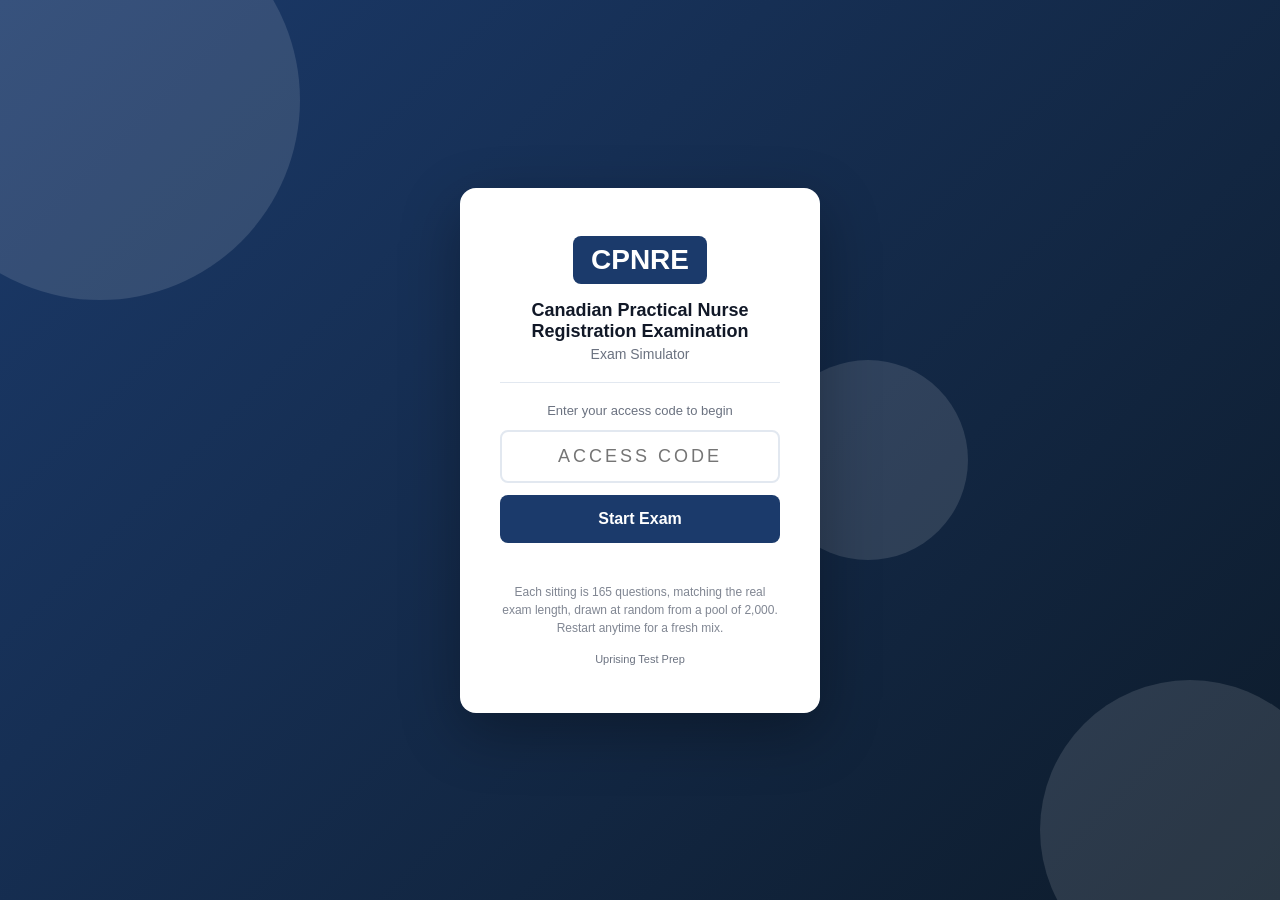
<file: index.html>
<!DOCTYPE html>
<html lang="en">
<head>
  <meta charset="UTF-8" />
  <meta name="viewport" content="width=device-width, initial-scale=1.0, viewport-fit=cover" />
  <meta name="apple-mobile-web-app-capable" content="yes" />
  <meta name="apple-mobile-web-app-status-bar-style" content="black-translucent" />
  <title>CPNRE Exam Simulator</title>
  <link rel="stylesheet" href="style.css" />
</head>
<body>

<div id="access-gate">
  <div class="gate-bg-shapes">
    <div class="shape shape-1"></div>
    <div class="shape shape-2"></div>
    <div class="shape shape-3"></div>
  </div>
  <div class="gate-card">
    <div class="gate-logo">
      <div class="logo-badge">CPNRE</div>
    </div>
    <h1 class="gate-title">Canadian Practical Nurse Registration Examination</h1>
    <p class="gate-subtitle">Exam Simulator</p>
    <div class="gate-divider"></div>
    <p class="gate-instruction">Enter your access code to begin</p>
    <input type="text" id="access-code-input" class="gate-input"
           placeholder="Access Code" autocomplete="off"
           maxlength="20" spellcheck="false" />
    <button id="access-btn" class="gate-btn">Start Exam</button>
    <p id="access-error" class="gate-error"></p>
    <p class="gate-pool-note">Each sitting is 165 questions, matching the real exam length, drawn at random from a pool of 2,000. Restart anytime for a fresh mix.</p>
    <p class="gate-hint">Uprising Test Prep</p>
  </div>
</div>

<div id="app" style="display:none">
  <header class="top-bar">
    <div class="bar-left">
      <span class="bar-logo">CPNRE</span>
      <span class="bar-title">Exam Simulator</span>
    </div>
    <div class="bar-right">
      <span class="bar-timer" id="timer-display">--:--</span>
      <button class="bar-btn" id="flag-btn">Flag</button>
      <button class="bar-btn bar-btn-primary" id="submit-btn">
        <span class="btn-full">Submit Exam</span>
        <span class="btn-short">Submit</span>
      </button>
    </div>
  </header>

  <div class="progress-strip">
    <div class="progress-bar" id="progress-bar"></div>
  </div>

  <main class="exam-main">
    <div class="question-panel">
      <div class="q-meta">
        <span id="q-counter"></span>
        <span class="q-pool-chip" title="This sitting is 165 questions, matching the real exam length, drawn at random from a pool of 2,000. Restart for a fresh mix.">2,000 Questions Available</span>
        <span id="q-domain" class="q-domain-tag"></span>
        <span id="q-flag-indicator" class="flag-chip" style="display:none">Flagged</span>
      </div>
      <!-- Shared text for a linked cluster (a clinical case, a reading
           passage). It sits ABOVE the stem, which is the one thing that
           legitimately precedes it, and repeats on every question in the
           cluster so nobody has to page backwards. -->
      <div id="q-cluster-wrap" class="cluster-wrap" style="display:none"></div>
      <p id="question-text" class="q-text"></p>
      <!-- The picture sits BELOW the question text so the simulator matches
           the printed book exactly: stem, then picture, then options. They
           used to disagree (book put the picture under the stem, simulator put
           it above), so no single wording could be true in both places, and
           184 of MLPAO's 185 image questions said "shown above" while the
           book printed the picture below the sentence. Write stems with
           neutral wording ("the strip shown", "the diagram shows") and this
           whole class of bug cannot come back. -->
      <div id="q-image-wrap" style="display:none; margin-bottom:14px;"></div>
      <div id="options-list" class="options-list"></div>
      <div id="explanation-box" class="explanation-box" style="display:none">
        <div class="explanation-label">Explanation</div>
        <p id="explanation-text" class="explanation-text"></p>
      </div>
    </div>
    <div class="nav-bar">
      <button class="nav-btn" id="prev-btn">&#8592; Prev</button>
      <button class="nav-btn nav-btn-map" id="map-btn">Question Map</button>
      <button class="nav-btn nav-btn-next" id="next-btn">Next &#8594;</button>
    </div>
  </main>
</div>

<!-- Question Map Modal -->
<div id="map-modal" style="display:none">
  <div class="map-backdrop" id="map-backdrop"></div>
  <div class="map-panel">
    <div class="map-header">
      <span class="map-title">Question Map</span>
      <button id="map-close" class="map-close-btn">&#x2715; Close</button>
    </div>
    <div class="map-legend">
      <span class="leg-item"><span class="leg-swatch leg-answered"></span>Answered</span>
      <span class="leg-item"><span class="leg-swatch leg-flagged"></span>Flagged</span>
      <span class="leg-item"><span class="leg-swatch leg-unanswered"></span>Unanswered</span>
    </div>
    <div id="q-grid" class="q-grid"></div>
  </div>
</div>

<div id="results-screen" style="display:none">
  <div class="results-card">
    <div class="res-header">
      <div class="res-badge">CPNRE</div>
      <h2 id="res-status" class="res-status"></h2>
      <p id="res-score" class="res-score"></p>
    </div>
    <div id="res-domains" class="res-domains"></div>
    <p class="mode-pool-note">This sitting drew 165 questions from a pool of 2,000. Restart for a fresh mix.</p>
    <button id="res-review-btn" class="res-btn">Review Answers</button>
    <button id="res-restart-btn" class="res-btn res-btn-secondary">Restart</button>
  </div>
</div>

<script src="questions.js"></script>
<script src="app.js"></script>
</body>
</html>
</file>
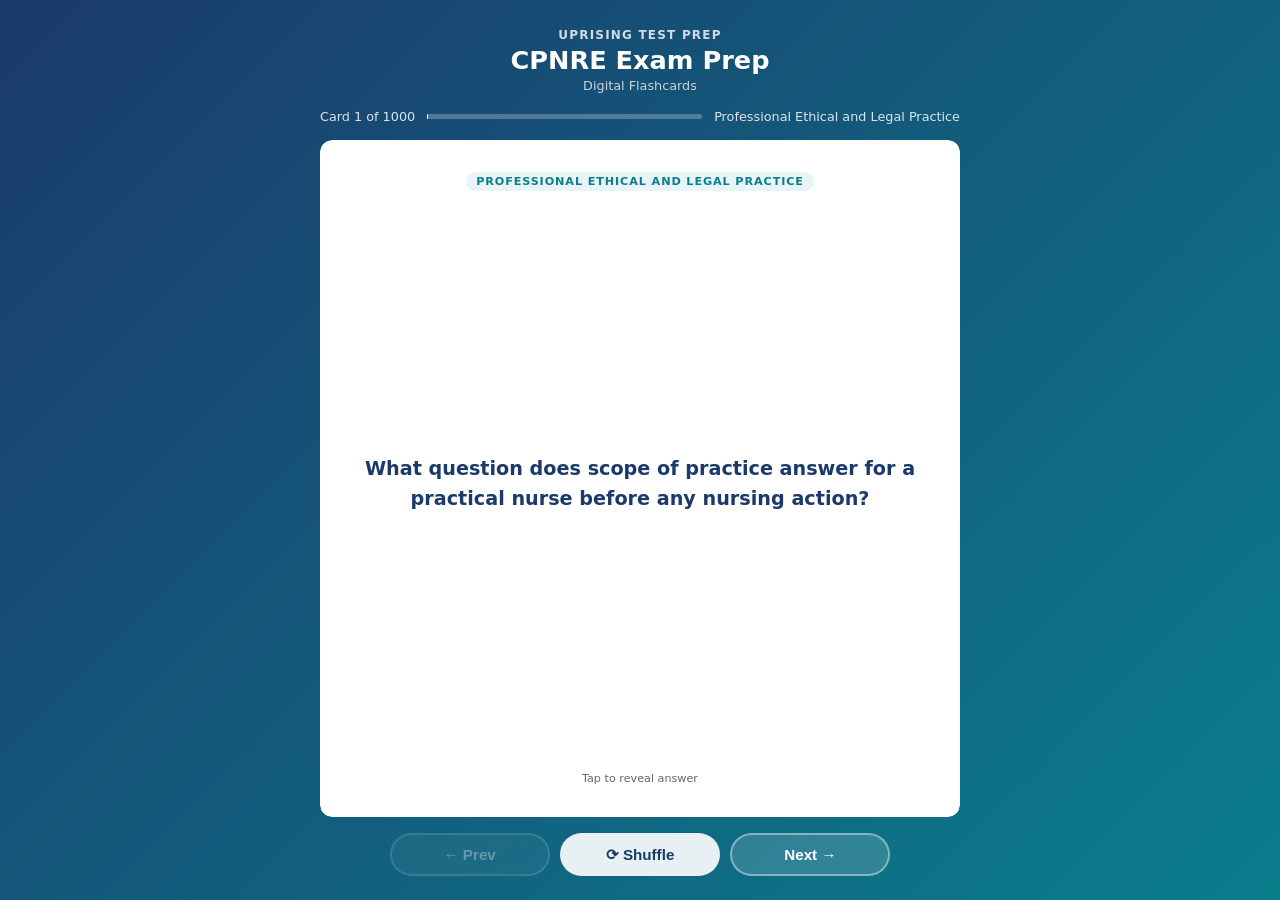
<file: flashcards/index.html>
<!DOCTYPE html>
<html lang="en">
<head>
  <meta charset="UTF-8">
  <meta name="viewport" content="width=device-width, initial-scale=1.0">
  <title>CPNRE Exam Prep: Flashcards</title>
  <style>
    :root {
      --blue:   #1B3A6B;
      --teal:   #0A7E8C;
      --ltblue: #E8F4F8;
      --white:  #FFFFFF;
      --text:   #1A1A1A;
      --muted:  #666;
      --radius: 12px;
    }
    * { box-sizing: border-box; margin: 0; padding: 0; }
    html, body { height: 100%; }
    body {
      font-family: 'Segoe UI', system-ui, sans-serif;
      background: linear-gradient(135deg, var(--blue) 0%, var(--teal) 100%);
      /* Pinned, not min-height: the page must never grow, or the controls
         get pushed below the fold on iOS where 100dvh and height:100%
         disagree. The height:100% rule above is the pre-dvh fallback. */
      height: 100dvh;
      max-height: 100dvh;
      overflow: hidden;
      display: flex;
      flex-direction: column;
      align-items: center;
      padding: 1.25rem 1rem 1rem;
      gap: 0.75rem;
      overflow-x: hidden;
    }
    header { text-align: center; color: #fff; flex-shrink: 0; }
    header .brand { font-size: 0.75rem; font-weight: 700; letter-spacing: 0.1em; opacity: 0.8; text-transform: uppercase; }
    header h1 { font-size: 1.3rem; font-weight: 800; margin-top: 0.2rem; }
    header .subtitle { font-size: 0.8rem; opacity: 0.75; margin-top: 0.15rem; }
    #progress-info {
      display: flex; align-items: center; gap: 0.75rem;
      color: rgba(255,255,255,0.85); font-size: 0.8rem;
      flex-shrink: 0; width: 100%; max-width: 640px;
    }
    #progress-bar-track {
      flex: 1; background: rgba(255,255,255,0.25);
      border-radius: 4px; height: 5px;
    }
    #progress-bar-fill { height: 100%; background: #fff; border-radius: 4px; transition: width 0.3s; }
    .card-scene {
      width: 100%; max-width: 640px;
      perspective: 1200px;
      cursor: pointer;
      flex: 1; min-height: 0;
      display: flex; flex-direction: column;
    
      /* WebKit does not clip overflow inside a preserve-3d context, so the
         answer pane's own clip is dropped and a long answer paints over the
         Prev/Next row. This element only sets the perspective and is NOT
         itself in the 3D context, so its clip is honoured in every engine. */
      overflow: hidden;
      border-radius: var(--radius);
    }
    .card-inner {
      position: relative; width: 100%;
      flex: 1; min-height: 0;
      transition: transform 0.55s cubic-bezier(.4,0,.2,1);
      transform-style: preserve-3d;
    }
    .card-scene.flipped .card-inner { transform: rotateY(180deg); }
    .card-face {
      position: absolute; inset: 0;
      backface-visibility: hidden; -webkit-backface-visibility: hidden;
      border-radius: var(--radius);
      display: flex; flex-direction: column;
      padding: 1.5rem 1.75rem;
      box-shadow: 0 12px 40px rgba(0,0,0,0.2);
      overflow: hidden;
    
      /* Painting through a mask forces WebKit to allocate a real clipping
         layer for a 3D-transformed element, which is what makes the
         overflow:hidden and the rounded corners above actually apply. */
      -webkit-mask-image: -webkit-radial-gradient(#fff, #000);
              mask-image: radial-gradient(#fff, #000);
    }
    .card-front { background: var(--white); align-items: center; justify-content: center; }
    .card-back  { background: var(--ltblue); transform: rotateY(180deg); }
    .card-badge {
      font-size: 0.7rem; font-weight: 700; text-transform: uppercase;
      letter-spacing: 0.08em;
      background: var(--ltblue); color: var(--teal);
      padding: 0.2rem 0.65rem; border-radius: 20px;
      margin-bottom: 0.85rem; flex-shrink: 0;
    }
    .card-back .card-badge { background: rgba(10,126,140,0.12); }
    .card-front .q-text {
      font-size: 1.1rem; font-weight: 600; color: var(--blue); line-height: 1.55;
      text-align: center; overflow-y: auto; flex: 1;
      display: flex; align-items: center; justify-content: center;
      scrollbar-width: thin; scrollbar-color: rgba(27,58,107,0.3) transparent;
    }
    .card-back .a-label { font-size: 0.7rem; font-weight: 700; color: var(--teal); text-transform: uppercase; letter-spacing: 0.08em; margin-bottom: 0.4rem; flex-shrink: 0; }
    .card-back .a-text  {
      font-size: 0.975rem; color: var(--text); line-height: 1.65;
      overflow-y: auto; flex: 1; min-height: 0; padding-right: 4px;
      scrollbar-width: thin; scrollbar-color: rgba(10,126,140,0.4) transparent;
    
      -webkit-overflow-scrolling: touch;
      overscroll-behavior: contain;
    }
    .card-back .a-text::-webkit-scrollbar { width: 4px; }
    .card-back .a-text::-webkit-scrollbar-track { background: transparent; }
    .card-back .a-text::-webkit-scrollbar-thumb { background: rgba(10,126,140,0.4); border-radius: 4px; }
    .tap-hint { flex-shrink: 0; margin-top: 0.6rem; font-size: 0.7rem; color: var(--muted); text-align: center; }
    .card-back .tap-hint { color: var(--teal); opacity: 0.7; }
    .controls {
      display: flex; gap: 0.65rem; flex-wrap: nowrap;
      justify-content: center; flex-shrink: 0;
      width: 100%; max-width: 640px;
      padding-bottom: env(safe-area-inset-bottom, 0px);
    }
    .btn {
      padding: 0.6rem 1.2rem; border-radius: 50px;
      border: 2px solid rgba(255,255,255,0.4);
      background: rgba(255,255,255,0.15); color: #fff;
      font-weight: 700; font-size: 0.875rem; cursor: pointer;
      transition: all 0.2s; backdrop-filter: blur(4px);
      white-space: nowrap; flex: 1; max-width: 160px;
    }
    .btn:hover { background: rgba(255,255,255,0.3); border-color: rgba(255,255,255,0.7); }
    .btn:active { transform: scale(0.96); }
    .btn:disabled { opacity: 0.35; cursor: not-allowed; }
    .btn.btn-primary { background: rgba(255,255,255,0.9); color: var(--blue); border-color: transparent; }
    .btn.btn-primary:hover { background: #fff; }
    #loading { color: rgba(255,255,255,0.8); font-size: 1rem; text-align: center; padding: 3rem; flex: 1; }
    @media (min-width: 768px) {
      body { padding: 1.75rem 1.5rem 1.5rem; gap: 1rem; }
      header h1 { font-size: 1.6rem; }
      .card-face { padding: 2rem 2.5rem; }
      .card-front .q-text { font-size: 1.2rem; }
      .card-back .a-text { font-size: 1.05rem; }
      .btn { font-size: 0.95rem; padding: 0.65rem 1.4rem; }
    }
    @media (max-width: 380px) {
      body { padding: 0.75rem; gap: 0.5rem; }
      header .brand { font-size: 0.65rem; }
      header h1 { font-size: 1.1rem; }
      header .subtitle { display: none; }
      .card-face { padding: 1rem 1.1rem; }
      .card-front .q-text { font-size: 0.975rem; }
      .card-back .a-text { font-size: 0.875rem; }
      .btn { font-size: 0.8rem; padding: 0.5rem 0.75rem; }
    }
  </style>
</head>
<body>
<header>
  <div class="brand">Uprising Test Prep</div>
  <h1>CPNRE Exam Prep</h1>
  <div class="subtitle">Digital Flashcards</div>
</header>
<div id="progress-info">
  <span id="card-counter">Card 1</span>
  <div id="progress-bar-track"><div id="progress-bar-fill" style="width:0%"></div></div>
  <span id="domain-label"></span>
</div>
<div id="loading">Loading flashcards...</div>
<div class="card-scene" id="card-scene" style="display:none" onclick="flipCard()">
  <div class="card-inner" id="card-inner">
    <div class="card-face card-front">
      <div class="card-badge" id="front-badge"></div>
      <div class="q-text" id="q-text"></div>
      <div class="tap-hint">Tap to reveal answer</div>
    </div>
    <div class="card-face card-back">
      <div class="card-badge" id="back-badge">Answer</div>
      <div class="a-label">Answer</div>
      <div class="a-text" id="a-text"></div>
      <div class="tap-hint">Tap to flip back</div>
    </div>
  </div>
</div>
<div class="controls" id="controls" style="display:none">
  <button class="btn" id="prev-btn" onclick="event.stopPropagation();move(-1)" disabled>&#8592; Prev</button>
  <button class="btn btn-primary" onclick="event.stopPropagation();shuffleCards()">&#10227; Shuffle</button>
  <button class="btn" id="next-btn" onclick="event.stopPropagation();move(1)">Next &#8594;</button>
</div>
<script>
const DOMAIN_LABELS = {
  professional_ethical_and_legal_practice: "Professional Ethical and Legal Practice",
  foundations_of_practice: "Foundations of Practice",
  collaborative_practice: "Collaborative Practice",
};
let cards   = [];
let current = 0;
async function init() {
  try {
    const res = await fetch('flashcards.json');
    if (!res.ok) throw new Error('Network error');
    cards = await res.json();
    document.getElementById('loading').style.display    = 'none';
    document.getElementById('card-scene').style.display = 'flex';
    document.getElementById('controls').style.display   = 'flex';
    show();
  } catch (e) {
    document.getElementById('loading').textContent = 'Error loading flashcards. Please try refreshing.';
  }
}
function domainLabel(key) {
  return DOMAIN_LABELS[key] || key.replace(/_/g, ' ').replace(/\b\w/g, c => c.toUpperCase());
}
function show() {
  const c = cards[current];
  document.getElementById('card-scene').classList.remove('flipped');
  document.getElementById('a-text').scrollTop = 0;
  const label = domainLabel(c.domain || c.chapter || '');
  document.getElementById('q-text').textContent       = c.front;
  document.getElementById('a-text').textContent       = c.back;
  document.getElementById('front-badge').textContent  = label;
  document.getElementById('back-badge').textContent   = label;
  document.getElementById('card-counter').textContent = `Card ${current+1} of ${cards.length}`;
  document.getElementById('domain-label').textContent = label;
  document.getElementById('progress-bar-fill').style.width = `${((current+1)/cards.length*100).toFixed(1)}%`;
  document.getElementById('prev-btn').disabled = current === 0;
  document.getElementById('next-btn').disabled = current === cards.length - 1;
}
function flipCard() { document.getElementById('card-scene').classList.toggle('flipped'); }
function move(dir) {
  const next = current + dir;
  if (next < 0 || next >= cards.length) return;
  current = next; show();
}
function shuffleCards() {
  for (let i = cards.length - 1; i > 0; i--) {
    const j = Math.floor(Math.random() * (i+1));
    [cards[i], cards[j]] = [cards[j], cards[i]];
  }
  current = 0; show();
}
document.addEventListener('keydown', e => {
  if (e.key === 'ArrowRight' || e.key === 'ArrowDown') move(1);
  else if (e.key === 'ArrowLeft' || e.key === 'ArrowUp') move(-1);
  else if (e.key === ' ' || e.key === 'Enter') { e.preventDefault(); flipCard(); }
});
init();
</script>
</body>
</html>
</file>
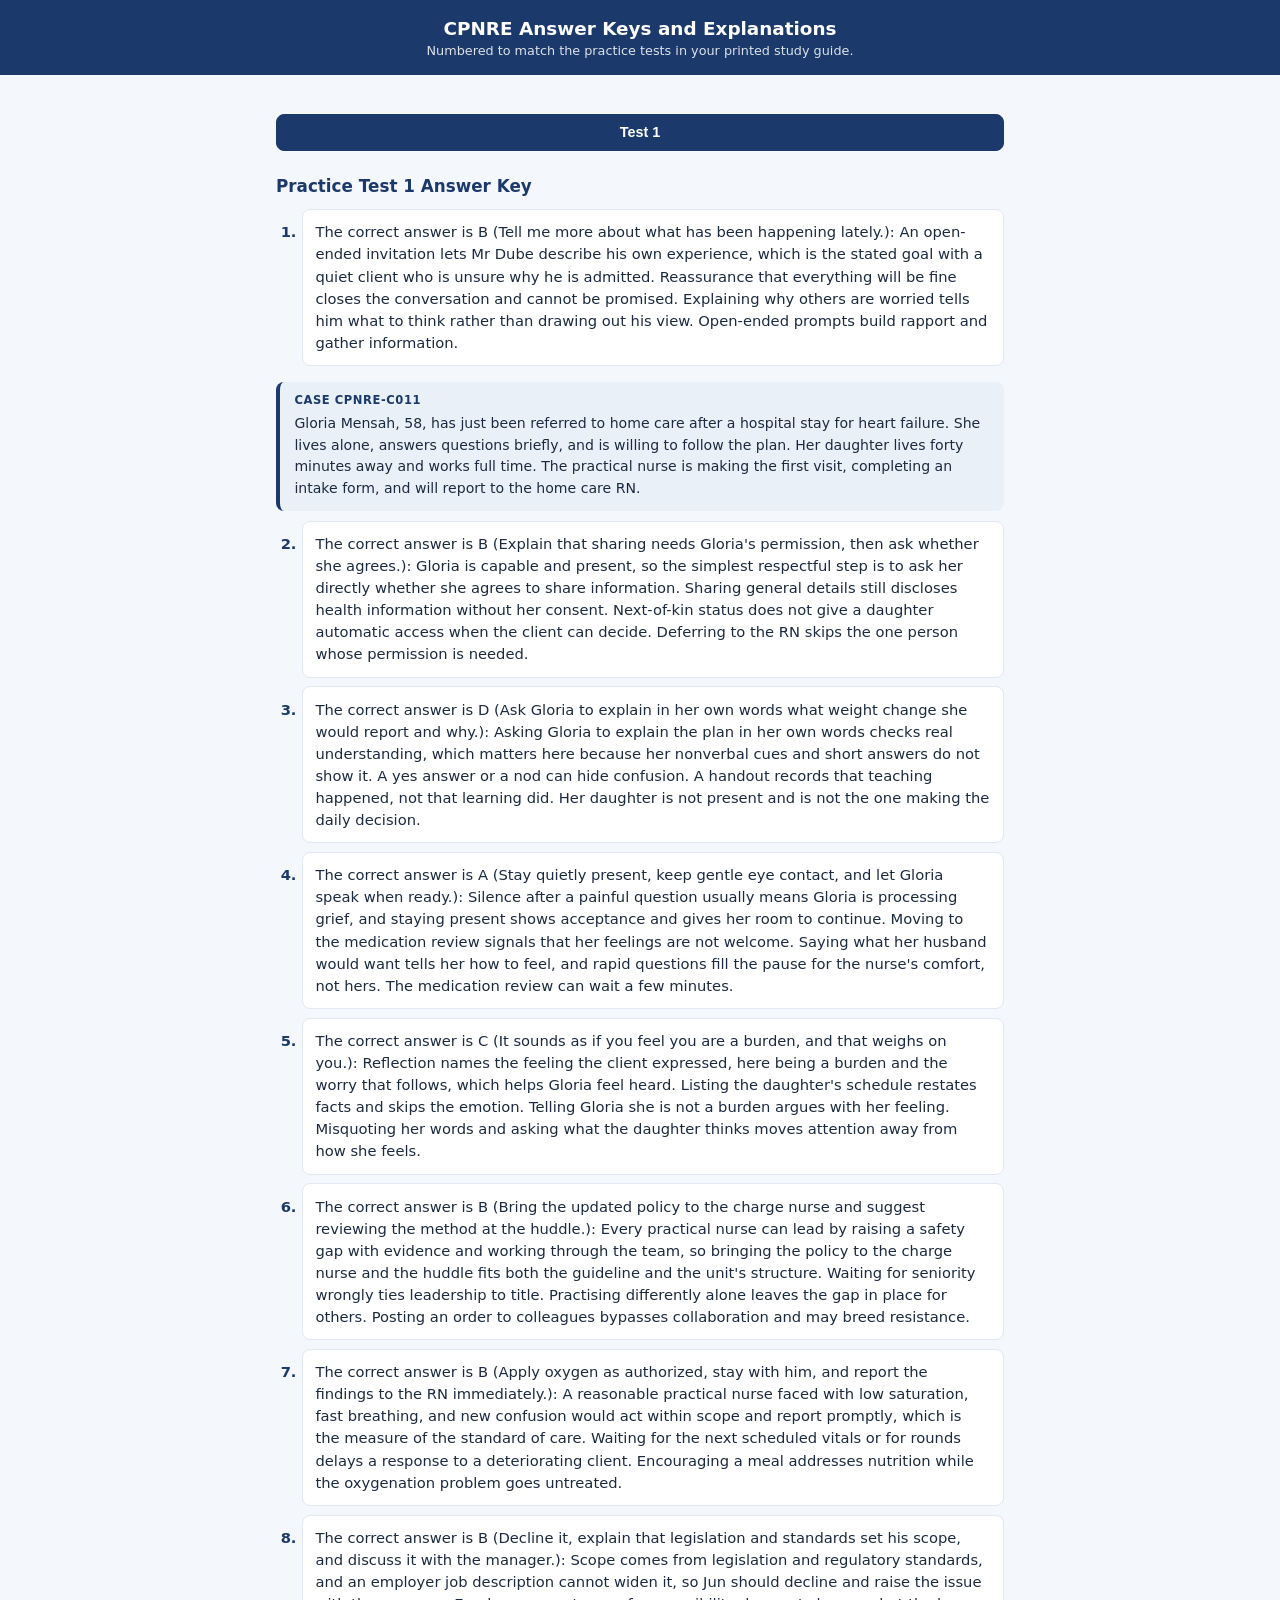
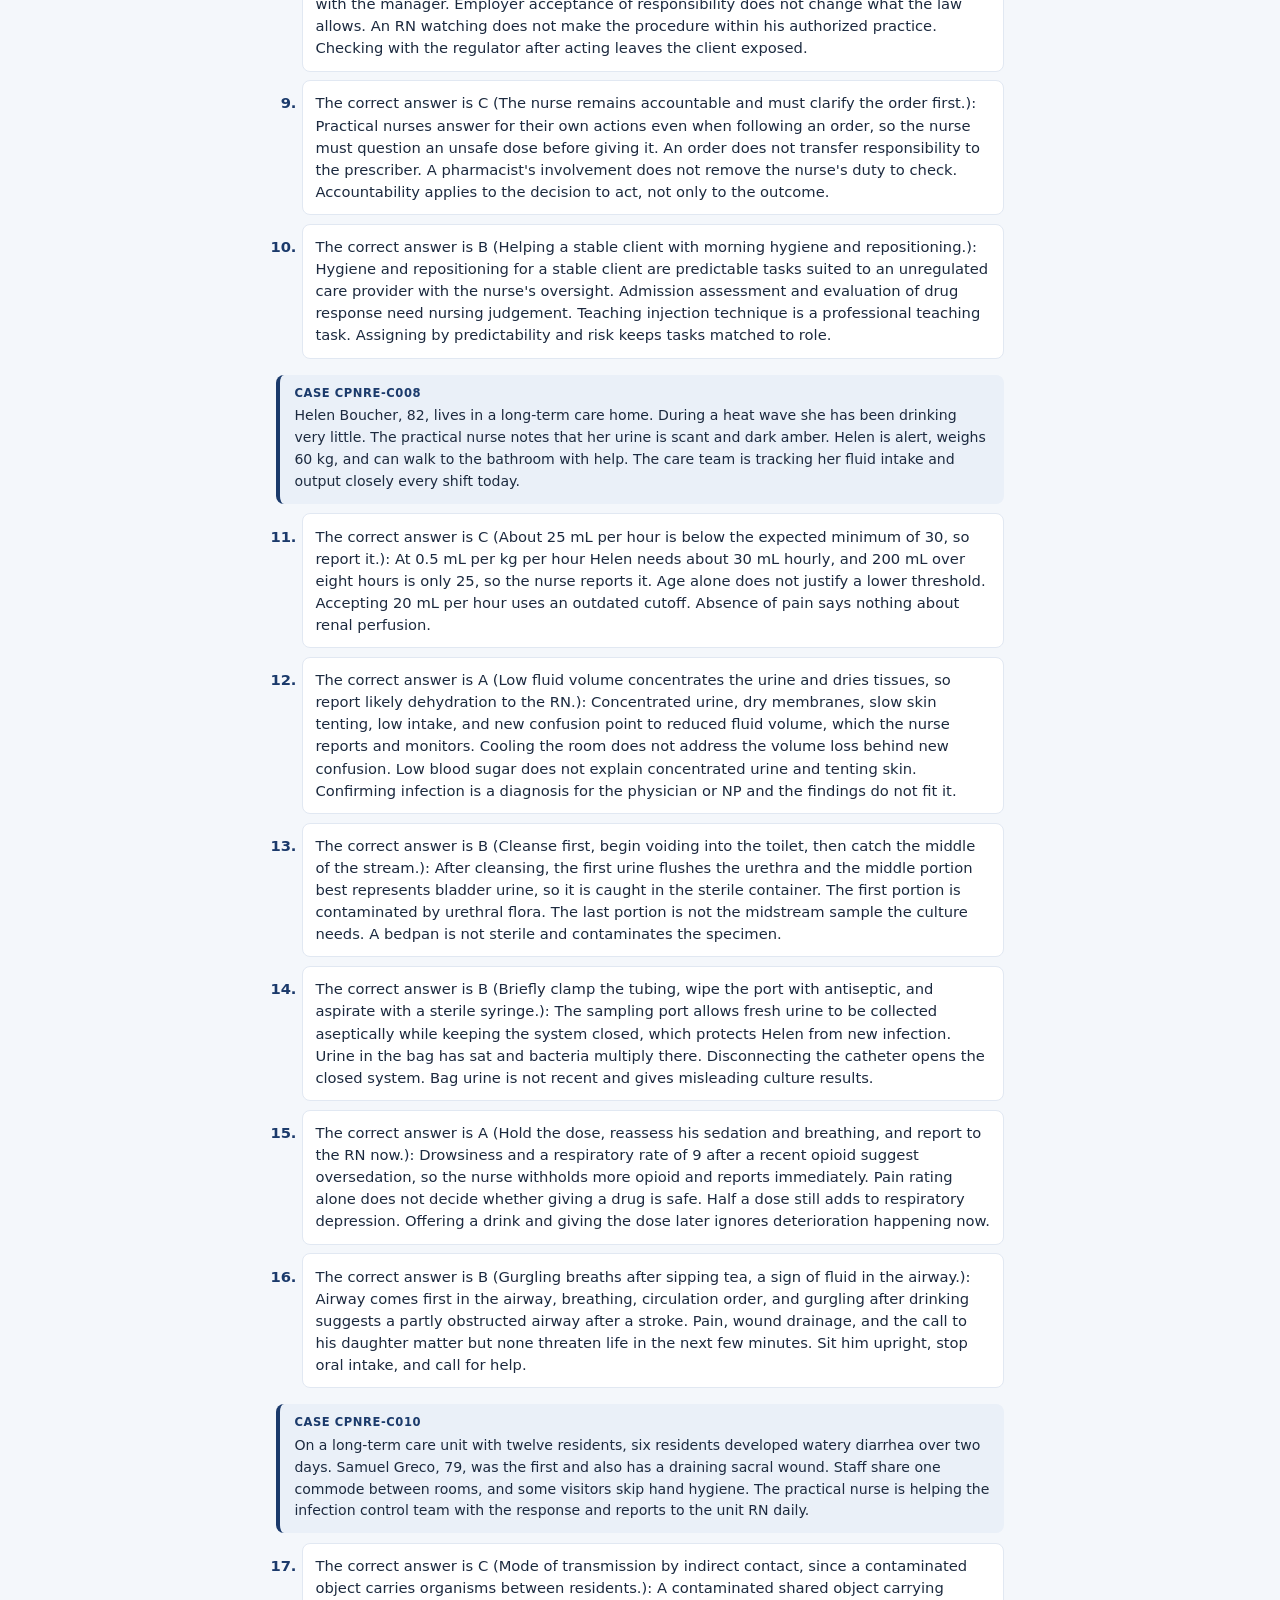
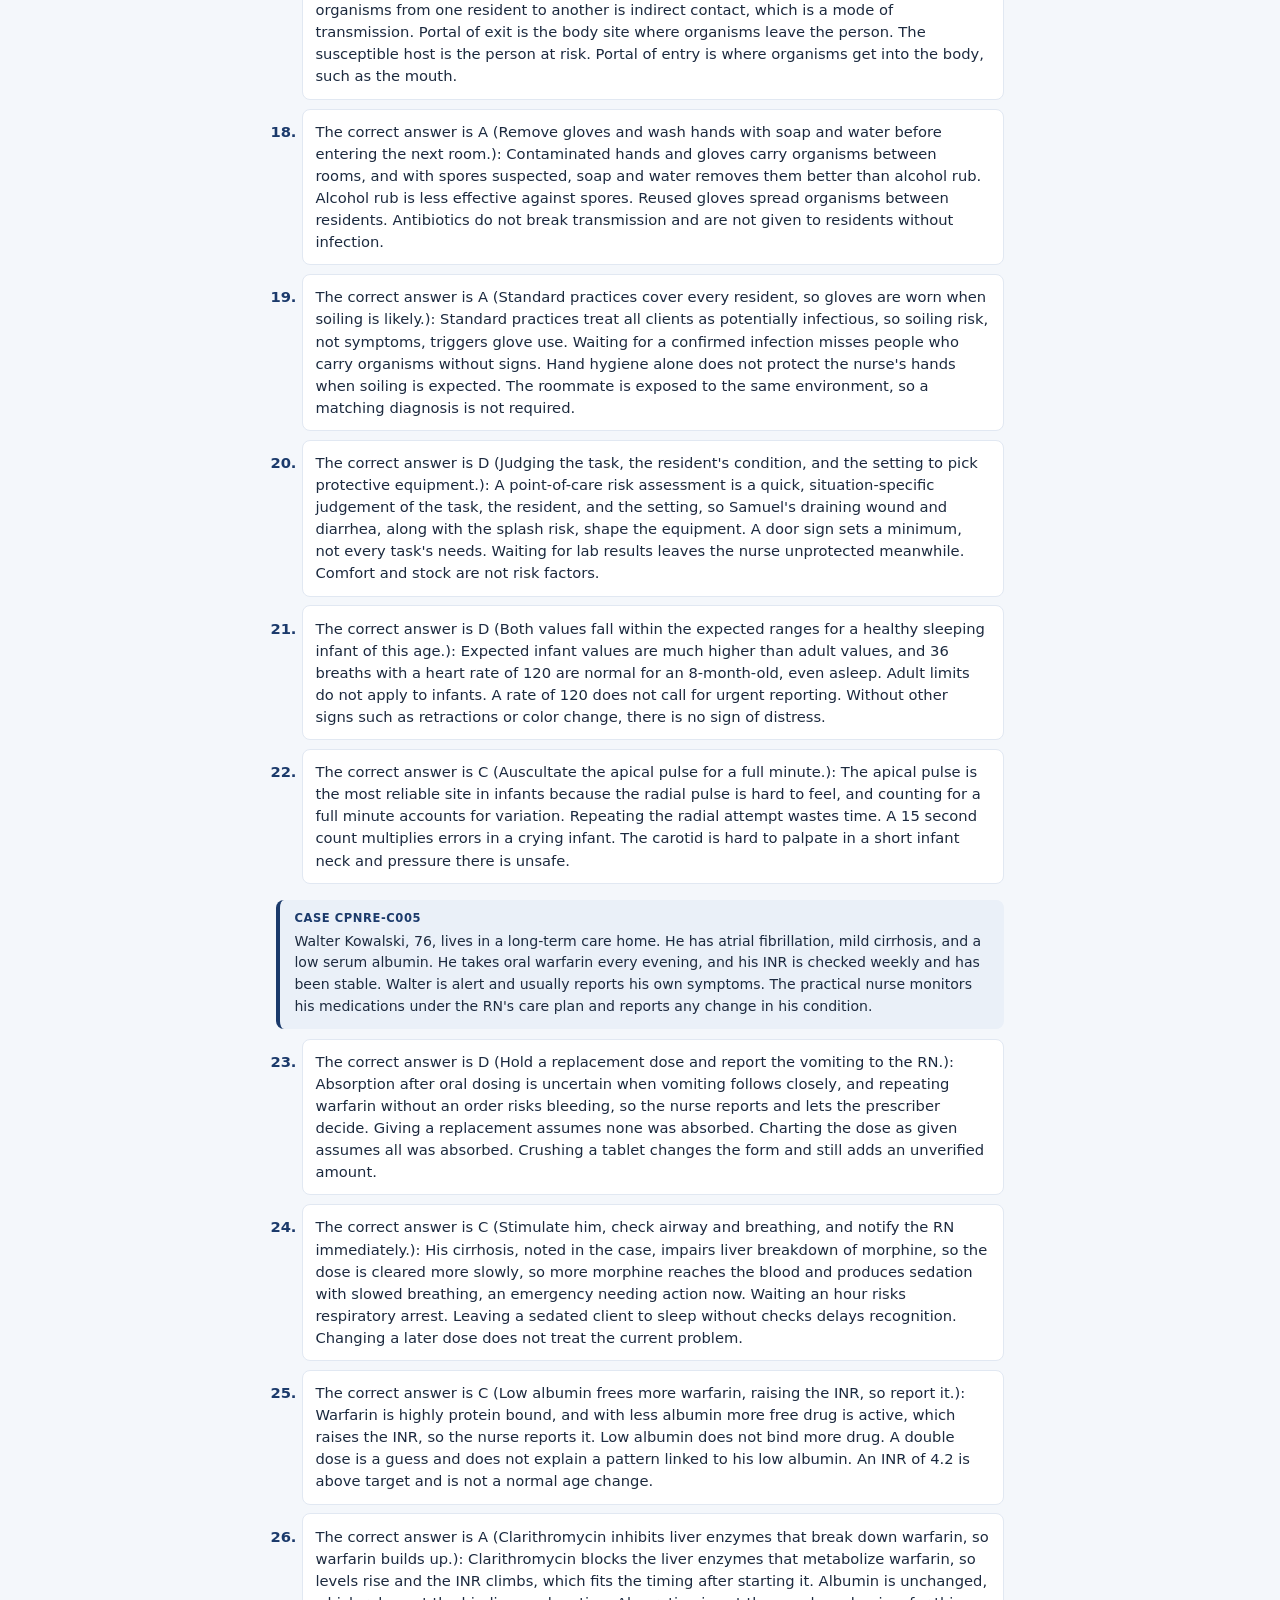
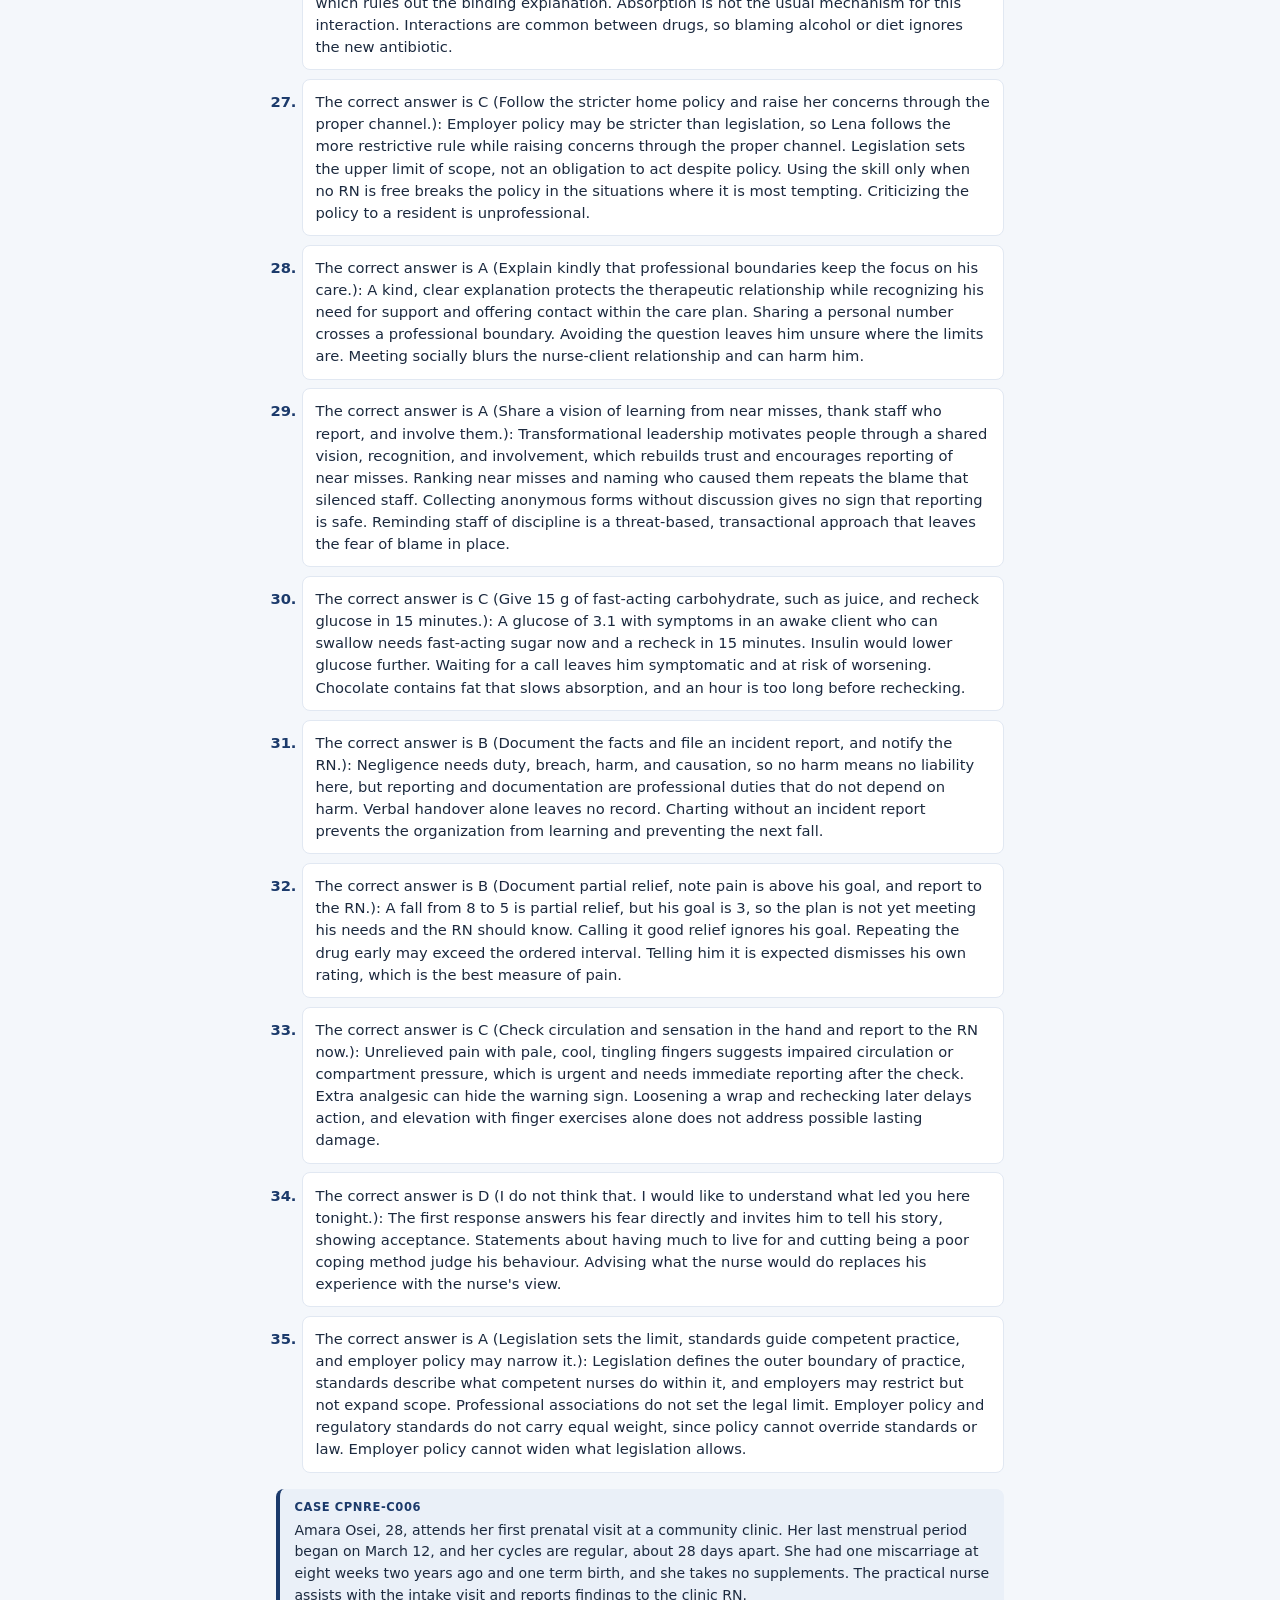
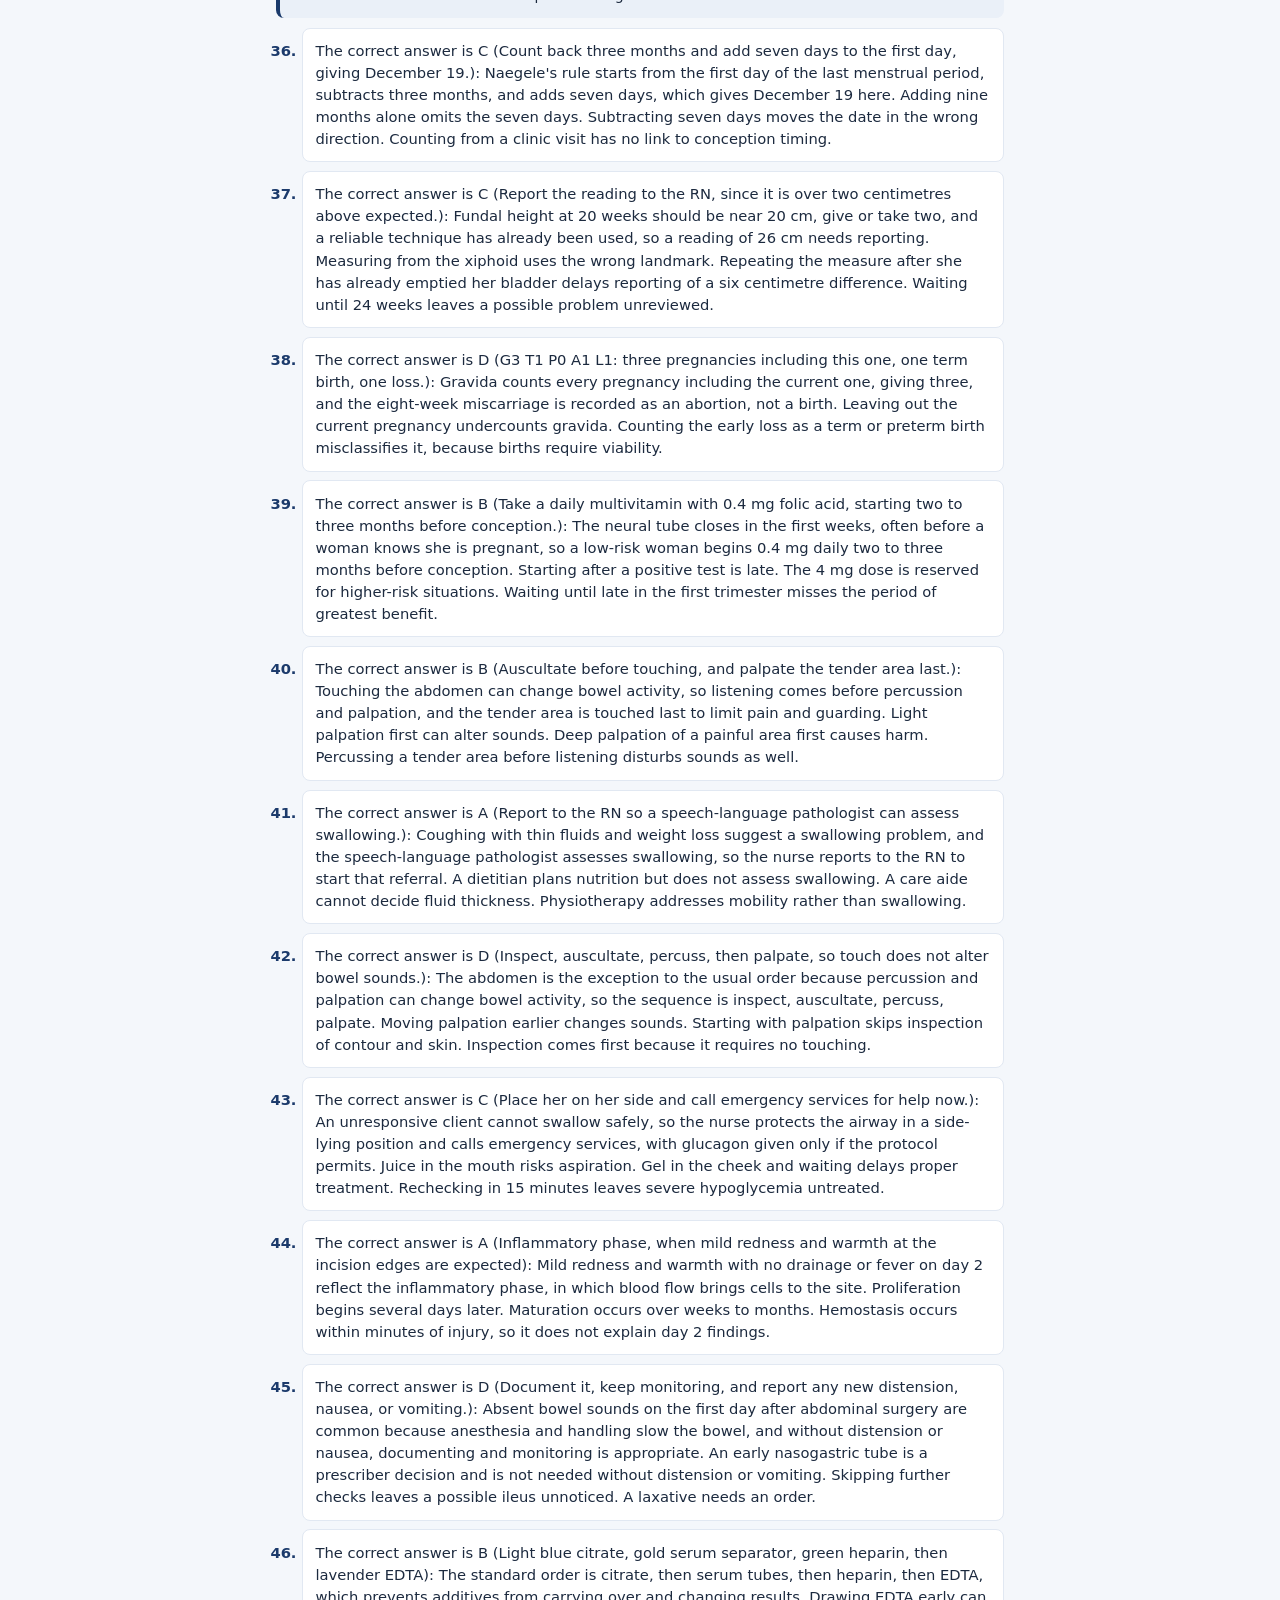
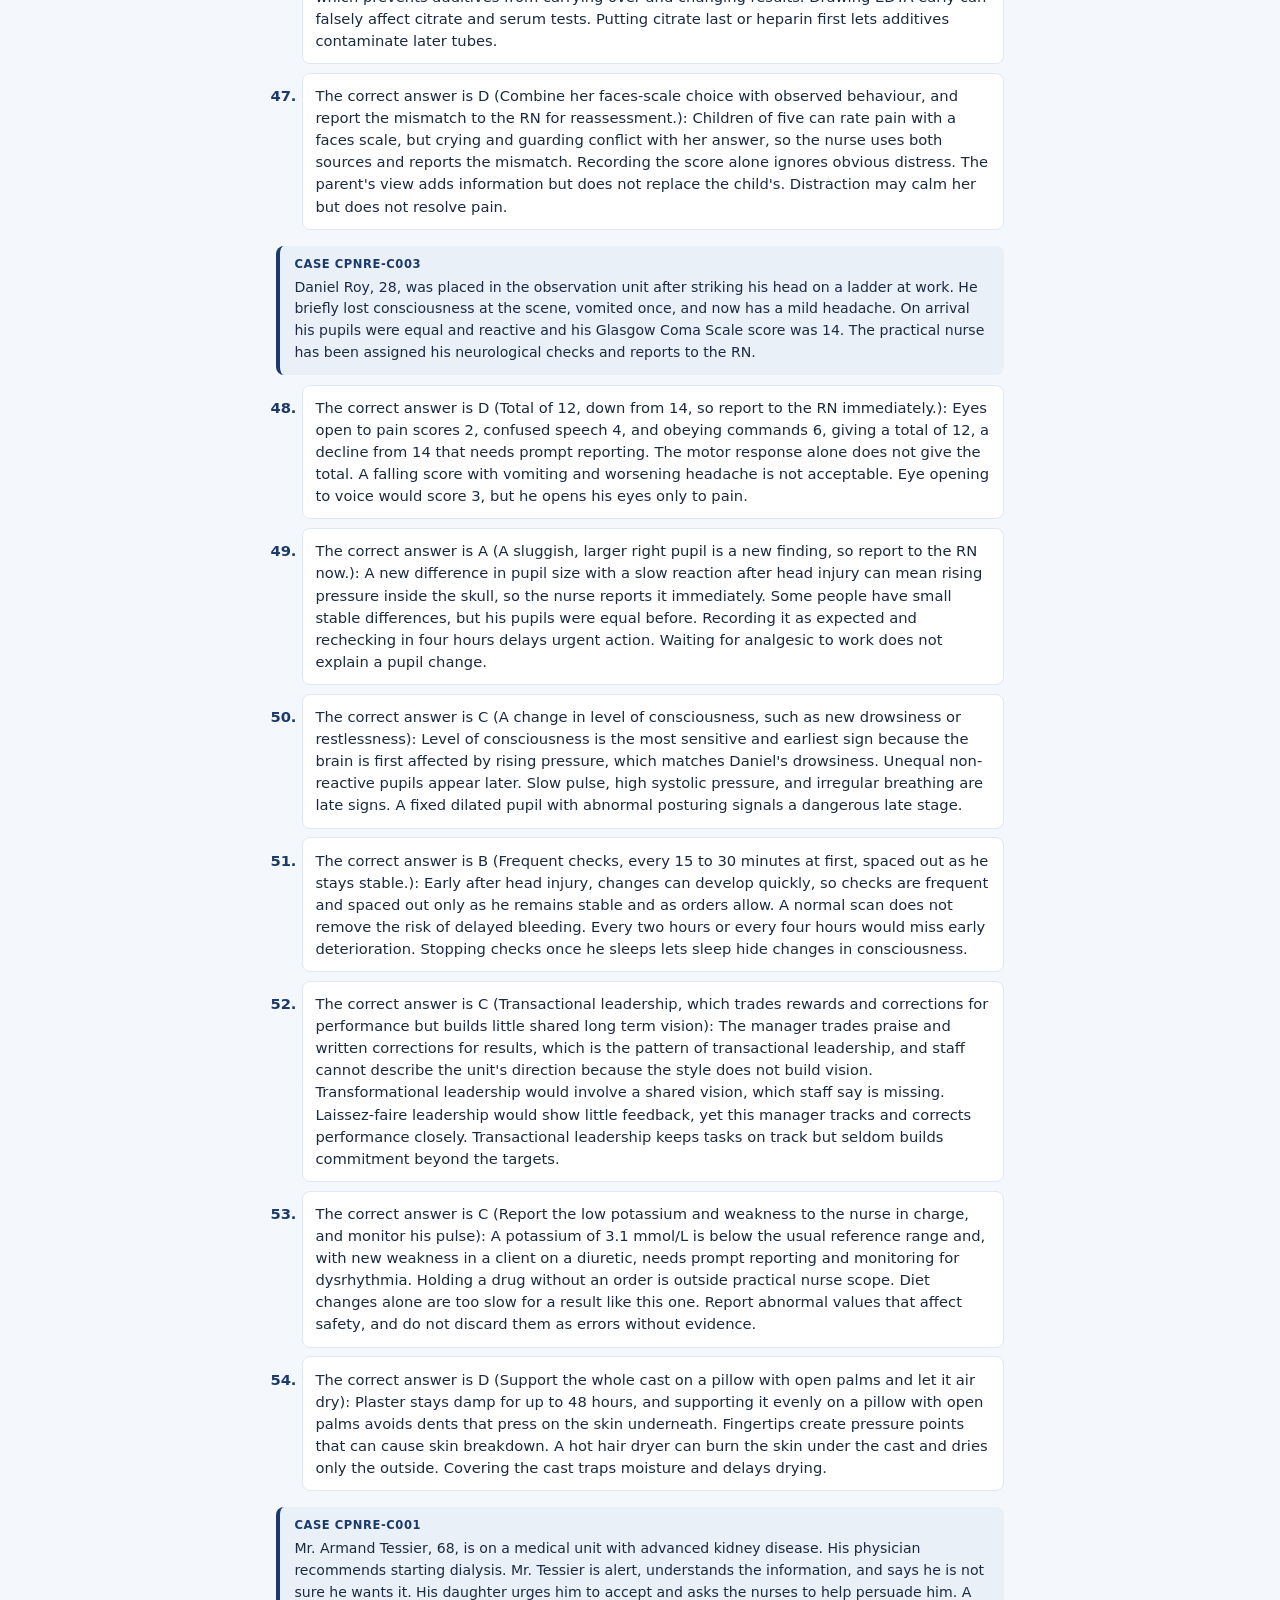
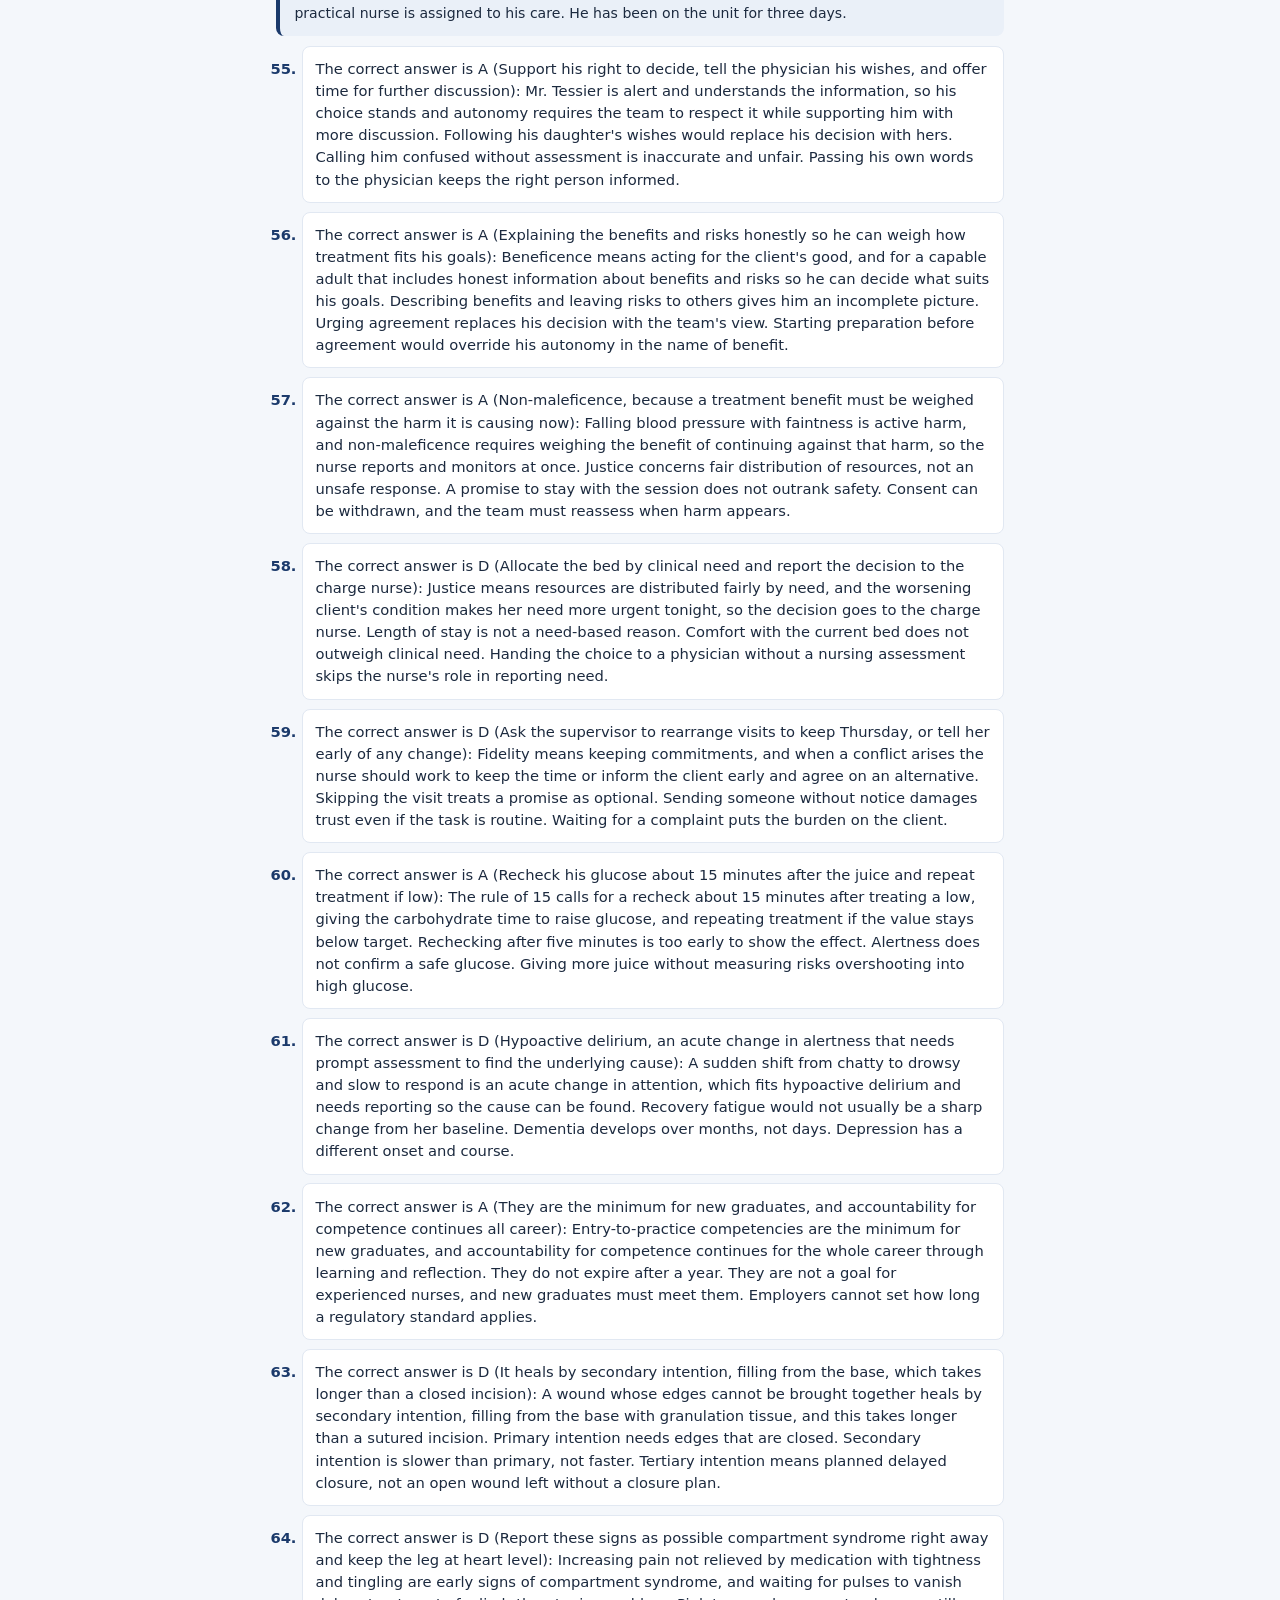
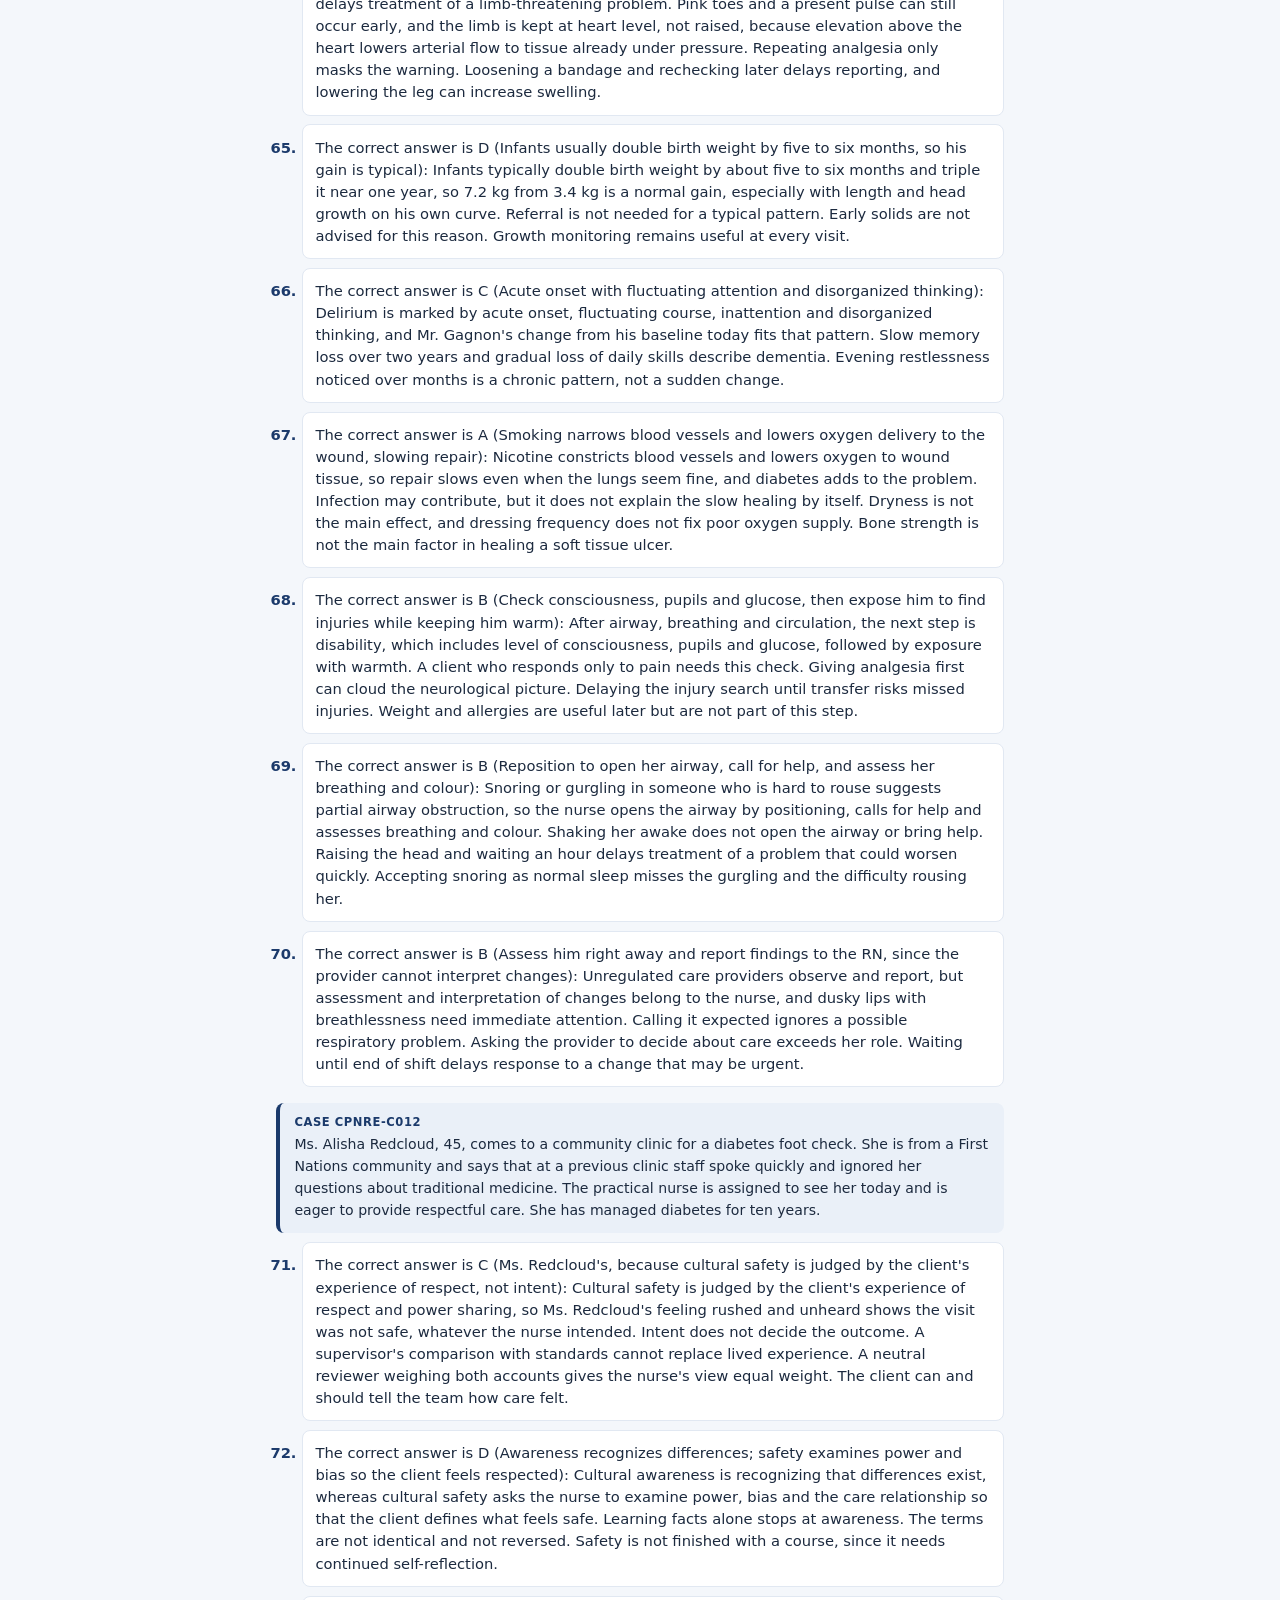
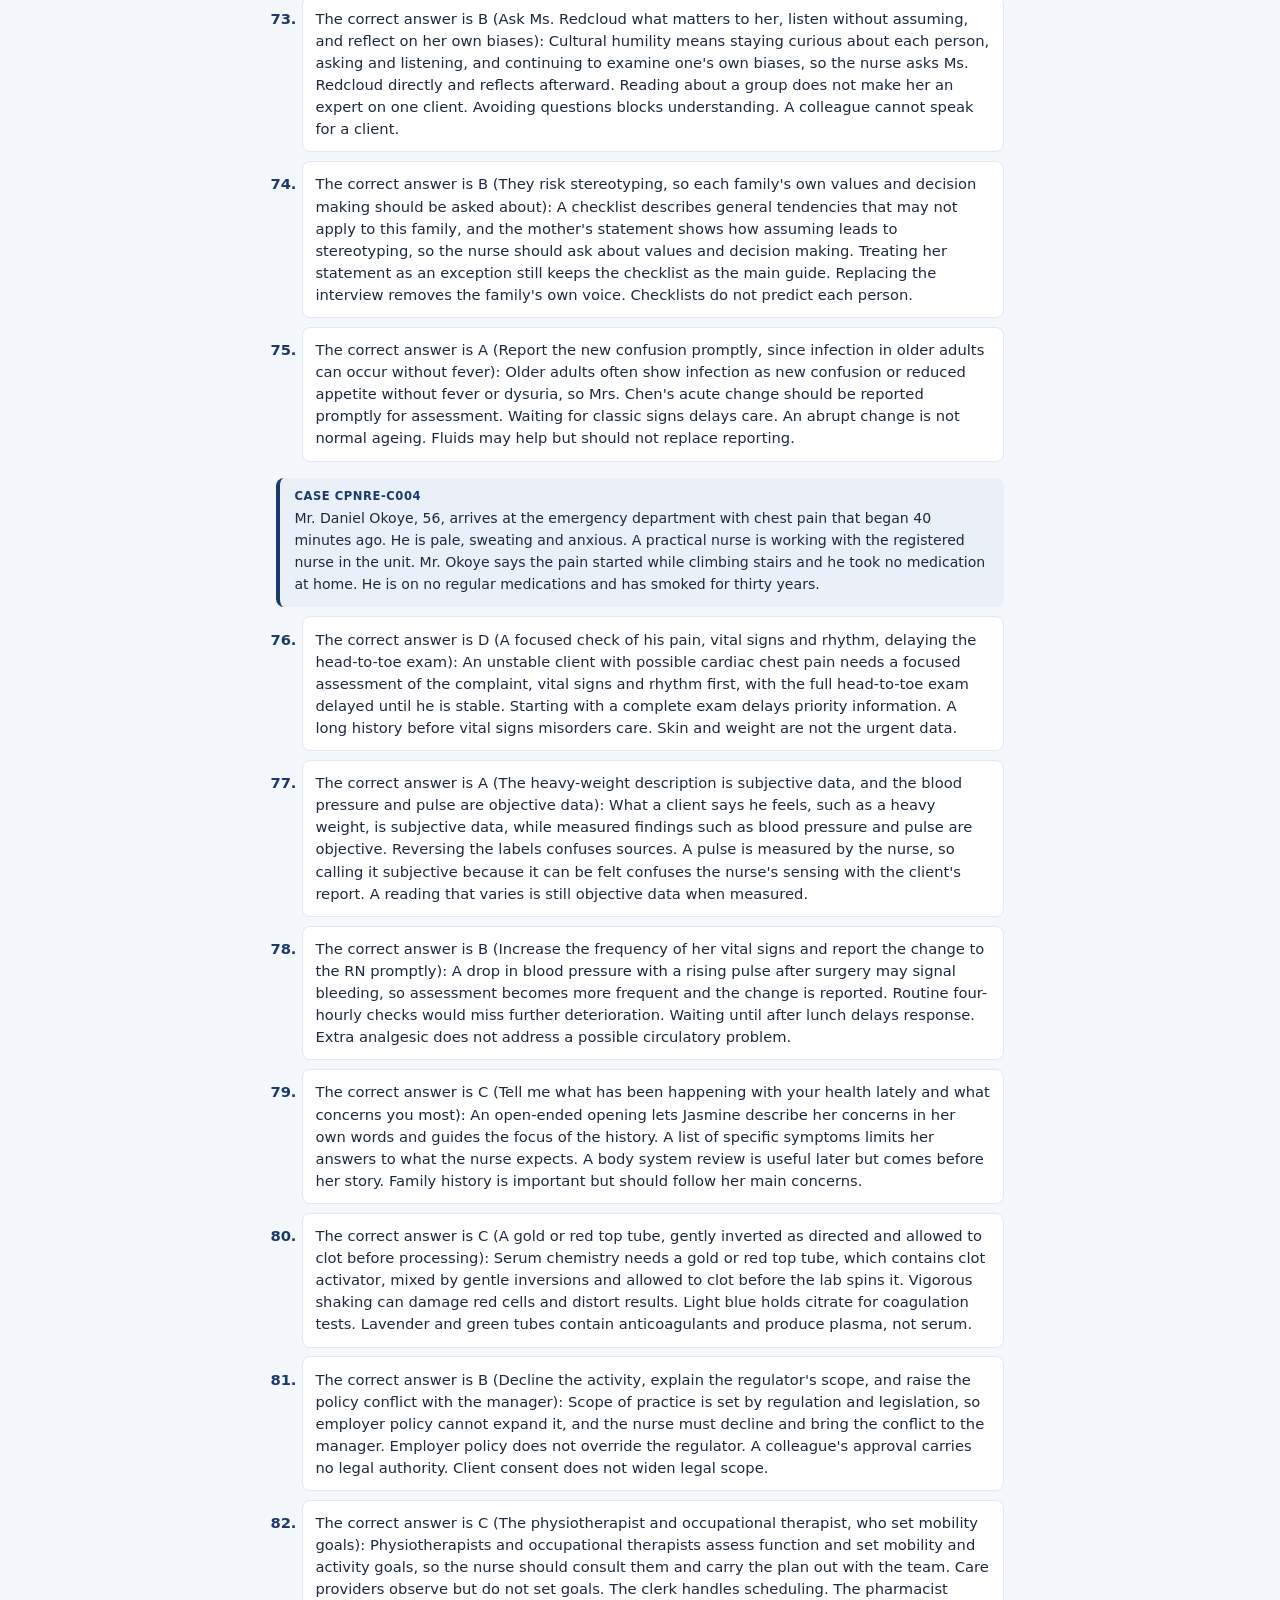
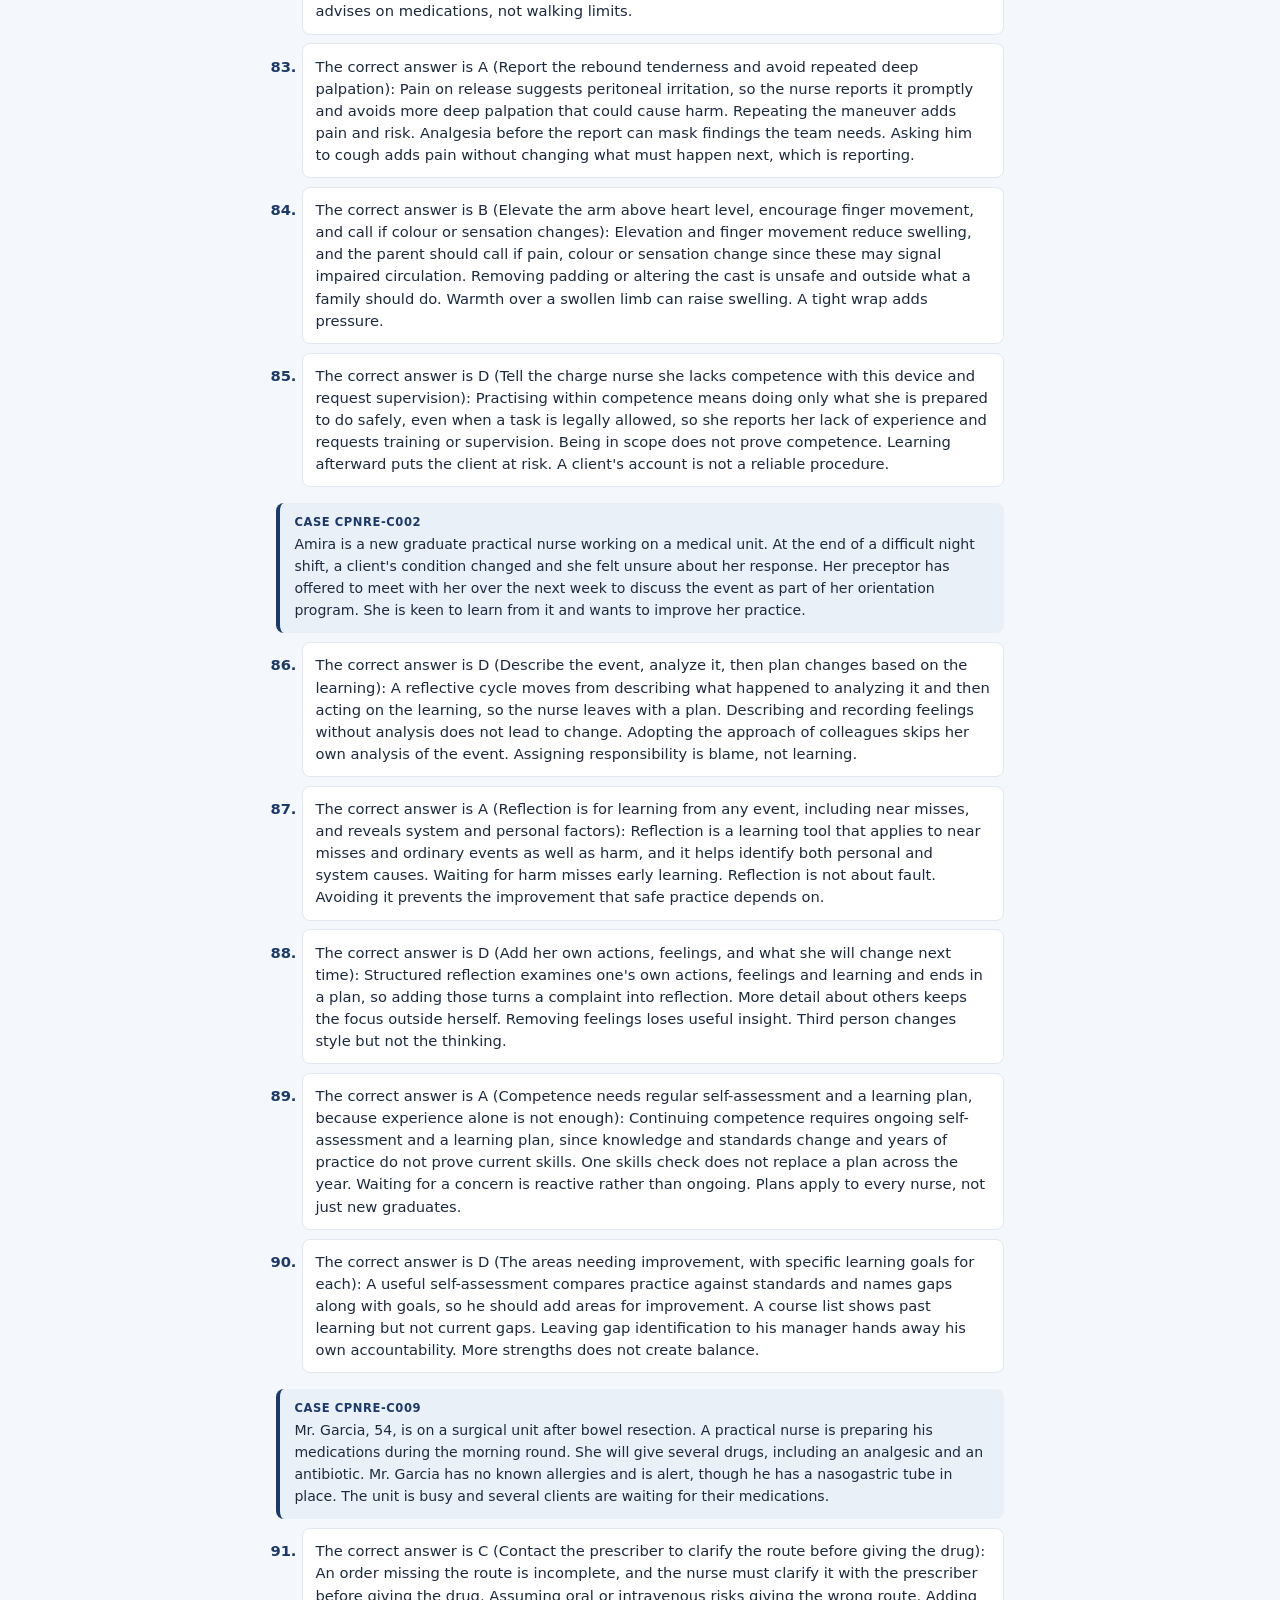
<file: answers.html>
<!DOCTYPE html>
<html lang="en">
<head>
<meta charset="UTF-8">
<meta name="viewport" content="width=device-width, initial-scale=1.0">
<meta name="robots" content="noindex">
<title>CPNRE Answer Keys and Explanations</title>
<style>
  * { box-sizing: border-box; margin: 0; padding: 0; }
  body { font-family: "Avenir Next", "Segoe UI", system-ui, sans-serif;
         background: #F4F7FB; color: #1C2A3F; }
  header { background: #1B3A6B; color: white; padding: 1.1rem 1rem; text-align: center; }
  header h1 { font-size: 1.15rem; }
  header p { font-size: 0.8rem; opacity: 0.85; margin-top: 0.25rem; }
  main { max-width: 760px; margin: 0 auto; padding: 1rem; }
  .tabs { display: flex; gap: 0.5rem; margin: 0.8rem 0 1rem; position: sticky;
           top: 0; background: #F4F7FB; padding: 0.6rem 0; z-index: 5; }
  .tab { flex: 1; padding: 0.6rem 0.4rem; border: 1px solid #C9D6E8; background: white;
          border-radius: 8px; font-size: 0.9rem; font-weight: 600; color: #1B3A6B;
          cursor: pointer; }
  .tab.active { background: #1B3A6B; color: white; border-color: #1B3A6B; }
  .test h2 { font-size: 1.05rem; margin: 0.4rem 0 0.8rem; color: #1B3A6B; }
  .test ol { list-style-position: outside; padding-left: 1.6rem; }
  .test li { background: white; border: 1px solid #E1E8F2; border-radius: 8px;
              padding: 0.7rem 0.8rem; margin-bottom: 0.55rem; font-size: 0.92rem;
              line-height: 1.5; }
  .test li::marker { font-weight: 700; color: #1B3A6B; }
  .cluster-box { border-left: 4px solid #1B3A6B; background: #EAF0F8;
                  border-radius: 8px; padding: 0.7rem 0.9rem; margin: 1rem 0 0.6rem; }
  .cluster-label { font-size: 0.72rem; font-weight: 700; letter-spacing: 0.05em;
                    text-transform: uppercase; color: #1B3A6B; margin-bottom: 0.35rem; }
  .cluster-box p { font-size: 0.88rem; line-height: 1.55; }
  .cluster-box p + p { margin-top: 0.5rem; }
</style>
</head>
<body>
<header>
  <h1>CPNRE Answer Keys and Explanations</h1>
  <p>Numbered to match the practice tests in your printed study guide.</p>
</header>
<main>
  <nav class="tabs">
      <button class="tab active" data-test="1">Test 1</button>
  </nav>
  <section class="test" id="test1">
    <h2>Practice Test 1 Answer Key</h2>
    <ol>
      <li value="1">The correct answer is B (Tell me more about what has been happening lately.): An open-ended invitation lets Mr Dube describe his own experience, which is the stated goal with a quiet client who is unsure why he is admitted. Reassurance that everything will be fine closes the conversation and cannot be promised. Explaining why others are worried tells him what to think rather than drawing out his view. Open-ended prompts build rapport and gather information.</li>
    </ol>
    <div class="cluster-box"><div class="cluster-label">Case CPNRE-C011</div><p>Gloria Mensah, 58, has just been referred to home care after a hospital stay for heart failure. She lives alone, answers questions briefly, and is willing to follow the plan. Her daughter lives forty minutes away and works full time. The practical nurse is making the first visit, completing an intake form, and will report to the home care RN.</p></div>
    <ol>
      <li value="2">The correct answer is B (Explain that sharing needs Gloria&#x27;s permission, then ask whether she agrees.): Gloria is capable and present, so the simplest respectful step is to ask her directly whether she agrees to share information. Sharing general details still discloses health information without her consent. Next-of-kin status does not give a daughter automatic access when the client can decide. Deferring to the RN skips the one person whose permission is needed.</li>
      <li value="3">The correct answer is D (Ask Gloria to explain in her own words what weight change she would report and why.): Asking Gloria to explain the plan in her own words checks real understanding, which matters here because her nonverbal cues and short answers do not show it. A yes answer or a nod can hide confusion. A handout records that teaching happened, not that learning did. Her daughter is not present and is not the one making the daily decision.</li>
      <li value="4">The correct answer is A (Stay quietly present, keep gentle eye contact, and let Gloria speak when ready.): Silence after a painful question usually means Gloria is processing grief, and staying present shows acceptance and gives her room to continue. Moving to the medication review signals that her feelings are not welcome. Saying what her husband would want tells her how to feel, and rapid questions fill the pause for the nurse&#x27;s comfort, not hers. The medication review can wait a few minutes.</li>
      <li value="5">The correct answer is C (It sounds as if you feel you are a burden, and that weighs on you.): Reflection names the feeling the client expressed, here being a burden and the worry that follows, which helps Gloria feel heard. Listing the daughter&#x27;s schedule restates facts and skips the emotion. Telling Gloria she is not a burden argues with her feeling. Misquoting her words and asking what the daughter thinks moves attention away from how she feels.</li>
      <li value="6">The correct answer is B (Bring the updated policy to the charge nurse and suggest reviewing the method at the huddle.): Every practical nurse can lead by raising a safety gap with evidence and working through the team, so bringing the policy to the charge nurse and the huddle fits both the guideline and the unit&#x27;s structure. Waiting for seniority wrongly ties leadership to title. Practising differently alone leaves the gap in place for others. Posting an order to colleagues bypasses collaboration and may breed resistance.</li>
      <li value="7">The correct answer is B (Apply oxygen as authorized, stay with him, and report the findings to the RN immediately.): A reasonable practical nurse faced with low saturation, fast breathing, and new confusion would act within scope and report promptly, which is the measure of the standard of care. Waiting for the next scheduled vitals or for rounds delays a response to a deteriorating client. Encouraging a meal addresses nutrition while the oxygenation problem goes untreated.</li>
      <li value="8">The correct answer is B (Decline it, explain that legislation and standards set his scope, and discuss it with the manager.): Scope comes from legislation and regulatory standards, and an employer job description cannot widen it, so Jun should decline and raise the issue with the manager. Employer acceptance of responsibility does not change what the law allows. An RN watching does not make the procedure within his authorized practice. Checking with the regulator after acting leaves the client exposed.</li>
      <li value="9">The correct answer is C (The nurse remains accountable and must clarify the order first.): Practical nurses answer for their own actions even when following an order, so the nurse must question an unsafe dose before giving it. An order does not transfer responsibility to the prescriber. A pharmacist&#x27;s involvement does not remove the nurse&#x27;s duty to check. Accountability applies to the decision to act, not only to the outcome.</li>
      <li value="10">The correct answer is B (Helping a stable client with morning hygiene and repositioning.): Hygiene and repositioning for a stable client are predictable tasks suited to an unregulated care provider with the nurse&#x27;s oversight. Admission assessment and evaluation of drug response need nursing judgement. Teaching injection technique is a professional teaching task. Assigning by predictability and risk keeps tasks matched to role.</li>
    </ol>
    <div class="cluster-box"><div class="cluster-label">Case CPNRE-C008</div><p>Helen Boucher, 82, lives in a long-term care home. During a heat wave she has been drinking very little. The practical nurse notes that her urine is scant and dark amber. Helen is alert, weighs 60 kg, and can walk to the bathroom with help. The care team is tracking her fluid intake and output closely every shift today.</p></div>
    <ol>
      <li value="11">The correct answer is C (About 25 mL per hour is below the expected minimum of 30, so report it.): At 0.5 mL per kg per hour Helen needs about 30 mL hourly, and 200 mL over eight hours is only 25, so the nurse reports it. Age alone does not justify a lower threshold. Accepting 20 mL per hour uses an outdated cutoff. Absence of pain says nothing about renal perfusion.</li>
      <li value="12">The correct answer is A (Low fluid volume concentrates the urine and dries tissues, so report likely dehydration to the RN.): Concentrated urine, dry membranes, slow skin tenting, low intake, and new confusion point to reduced fluid volume, which the nurse reports and monitors. Cooling the room does not address the volume loss behind new confusion. Low blood sugar does not explain concentrated urine and tenting skin. Confirming infection is a diagnosis for the physician or NP and the findings do not fit it.</li>
      <li value="13">The correct answer is B (Cleanse first, begin voiding into the toilet, then catch the middle of the stream.): After cleansing, the first urine flushes the urethra and the middle portion best represents bladder urine, so it is caught in the sterile container. The first portion is contaminated by urethral flora. The last portion is not the midstream sample the culture needs. A bedpan is not sterile and contaminates the specimen.</li>
      <li value="14">The correct answer is B (Briefly clamp the tubing, wipe the port with antiseptic, and aspirate with a sterile syringe.): The sampling port allows fresh urine to be collected aseptically while keeping the system closed, which protects Helen from new infection. Urine in the bag has sat and bacteria multiply there. Disconnecting the catheter opens the closed system. Bag urine is not recent and gives misleading culture results.</li>
      <li value="15">The correct answer is A (Hold the dose, reassess his sedation and breathing, and report to the RN now.): Drowsiness and a respiratory rate of 9 after a recent opioid suggest oversedation, so the nurse withholds more opioid and reports immediately. Pain rating alone does not decide whether giving a drug is safe. Half a dose still adds to respiratory depression. Offering a drink and giving the dose later ignores deterioration happening now.</li>
      <li value="16">The correct answer is B (Gurgling breaths after sipping tea, a sign of fluid in the airway.): Airway comes first in the airway, breathing, circulation order, and gurgling after drinking suggests a partly obstructed airway after a stroke. Pain, wound drainage, and the call to his daughter matter but none threaten life in the next few minutes. Sit him upright, stop oral intake, and call for help.</li>
    </ol>
    <div class="cluster-box"><div class="cluster-label">Case CPNRE-C010</div><p>On a long-term care unit with twelve residents, six residents developed watery diarrhea over two days. Samuel Greco, 79, was the first and also has a draining sacral wound. Staff share one commode between rooms, and some visitors skip hand hygiene. The practical nurse is helping the infection control team with the response and reports to the unit RN daily.</p></div>
    <ol>
      <li value="17">The correct answer is C (Mode of transmission by indirect contact, since a contaminated object carries organisms between residents.): A contaminated shared object carrying organisms from one resident to another is indirect contact, which is a mode of transmission. Portal of exit is the body site where organisms leave the person. The susceptible host is the person at risk. Portal of entry is where organisms get into the body, such as the mouth.</li>
      <li value="18">The correct answer is A (Remove gloves and wash hands with soap and water before entering the next room.): Contaminated hands and gloves carry organisms between rooms, and with spores suspected, soap and water removes them better than alcohol rub. Alcohol rub is less effective against spores. Reused gloves spread organisms between residents. Antibiotics do not break transmission and are not given to residents without infection.</li>
      <li value="19">The correct answer is A (Standard practices cover every resident, so gloves are worn when soiling is likely.): Standard practices treat all clients as potentially infectious, so soiling risk, not symptoms, triggers glove use. Waiting for a confirmed infection misses people who carry organisms without signs. Hand hygiene alone does not protect the nurse&#x27;s hands when soiling is expected. The roommate is exposed to the same environment, so a matching diagnosis is not required.</li>
      <li value="20">The correct answer is D (Judging the task, the resident&#x27;s condition, and the setting to pick protective equipment.): A point-of-care risk assessment is a quick, situation-specific judgement of the task, the resident, and the setting, so Samuel&#x27;s draining wound and diarrhea, along with the splash risk, shape the equipment. A door sign sets a minimum, not every task&#x27;s needs. Waiting for lab results leaves the nurse unprotected meanwhile. Comfort and stock are not risk factors.</li>
      <li value="21">The correct answer is D (Both values fall within the expected ranges for a healthy sleeping infant of this age.): Expected infant values are much higher than adult values, and 36 breaths with a heart rate of 120 are normal for an 8-month-old, even asleep. Adult limits do not apply to infants. A rate of 120 does not call for urgent reporting. Without other signs such as retractions or color change, there is no sign of distress.</li>
      <li value="22">The correct answer is C (Auscultate the apical pulse for a full minute.): The apical pulse is the most reliable site in infants because the radial pulse is hard to feel, and counting for a full minute accounts for variation. Repeating the radial attempt wastes time. A 15 second count multiplies errors in a crying infant. The carotid is hard to palpate in a short infant neck and pressure there is unsafe.</li>
    </ol>
    <div class="cluster-box"><div class="cluster-label">Case CPNRE-C005</div><p>Walter Kowalski, 76, lives in a long-term care home. He has atrial fibrillation, mild cirrhosis, and a low serum albumin. He takes oral warfarin every evening, and his INR is checked weekly and has been stable. Walter is alert and usually reports his own symptoms. The practical nurse monitors his medications under the RN&#x27;s care plan and reports any change in his condition.</p></div>
    <ol>
      <li value="23">The correct answer is D (Hold a replacement dose and report the vomiting to the RN.): Absorption after oral dosing is uncertain when vomiting follows closely, and repeating warfarin without an order risks bleeding, so the nurse reports and lets the prescriber decide. Giving a replacement assumes none was absorbed. Charting the dose as given assumes all was absorbed. Crushing a tablet changes the form and still adds an unverified amount.</li>
      <li value="24">The correct answer is C (Stimulate him, check airway and breathing, and notify the RN immediately.): His cirrhosis, noted in the case, impairs liver breakdown of morphine, so the dose is cleared more slowly, so more morphine reaches the blood and produces sedation with slowed breathing, an emergency needing action now. Waiting an hour risks respiratory arrest. Leaving a sedated client to sleep without checks delays recognition. Changing a later dose does not treat the current problem.</li>
      <li value="25">The correct answer is C (Low albumin frees more warfarin, raising the INR, so report it.): Warfarin is highly protein bound, and with less albumin more free drug is active, which raises the INR, so the nurse reports it. Low albumin does not bind more drug. A double dose is a guess and does not explain a pattern linked to his low albumin. An INR of 4.2 is above target and is not a normal age change.</li>
      <li value="26">The correct answer is A (Clarithromycin inhibits liver enzymes that break down warfarin, so warfarin builds up.): Clarithromycin blocks the liver enzymes that metabolize warfarin, so levels rise and the INR climbs, which fits the timing after starting it. Albumin is unchanged, which rules out the binding explanation. Absorption is not the usual mechanism for this interaction. Interactions are common between drugs, so blaming alcohol or diet ignores the new antibiotic.</li>
      <li value="27">The correct answer is C (Follow the stricter home policy and raise her concerns through the proper channel.): Employer policy may be stricter than legislation, so Lena follows the more restrictive rule while raising concerns through the proper channel. Legislation sets the upper limit of scope, not an obligation to act despite policy. Using the skill only when no RN is free breaks the policy in the situations where it is most tempting. Criticizing the policy to a resident is unprofessional.</li>
      <li value="28">The correct answer is A (Explain kindly that professional boundaries keep the focus on his care.): A kind, clear explanation protects the therapeutic relationship while recognizing his need for support and offering contact within the care plan. Sharing a personal number crosses a professional boundary. Avoiding the question leaves him unsure where the limits are. Meeting socially blurs the nurse-client relationship and can harm him.</li>
      <li value="29">The correct answer is A (Share a vision of learning from near misses, thank staff who report, and involve them.): Transformational leadership motivates people through a shared vision, recognition, and involvement, which rebuilds trust and encourages reporting of near misses. Ranking near misses and naming who caused them repeats the blame that silenced staff. Collecting anonymous forms without discussion gives no sign that reporting is safe. Reminding staff of discipline is a threat-based, transactional approach that leaves the fear of blame in place.</li>
      <li value="30">The correct answer is C (Give 15 g of fast-acting carbohydrate, such as juice, and recheck glucose in 15 minutes.): A glucose of 3.1 with symptoms in an awake client who can swallow needs fast-acting sugar now and a recheck in 15 minutes. Insulin would lower glucose further. Waiting for a call leaves him symptomatic and at risk of worsening. Chocolate contains fat that slows absorption, and an hour is too long before rechecking.</li>
      <li value="31">The correct answer is B (Document the facts and file an incident report, and notify the RN.): Negligence needs duty, breach, harm, and causation, so no harm means no liability here, but reporting and documentation are professional duties that do not depend on harm. Verbal handover alone leaves no record. Charting without an incident report prevents the organization from learning and preventing the next fall.</li>
      <li value="32">The correct answer is B (Document partial relief, note pain is above his goal, and report to the RN.): A fall from 8 to 5 is partial relief, but his goal is 3, so the plan is not yet meeting his needs and the RN should know. Calling it good relief ignores his goal. Repeating the drug early may exceed the ordered interval. Telling him it is expected dismisses his own rating, which is the best measure of pain.</li>
      <li value="33">The correct answer is C (Check circulation and sensation in the hand and report to the RN now.): Unrelieved pain with pale, cool, tingling fingers suggests impaired circulation or compartment pressure, which is urgent and needs immediate reporting after the check. Extra analgesic can hide the warning sign. Loosening a wrap and rechecking later delays action, and elevation with finger exercises alone does not address possible lasting damage.</li>
      <li value="34">The correct answer is D (I do not think that. I would like to understand what led you here tonight.): The first response answers his fear directly and invites him to tell his story, showing acceptance. Statements about having much to live for and cutting being a poor coping method judge his behaviour. Advising what the nurse would do replaces his experience with the nurse&#x27;s view.</li>
      <li value="35">The correct answer is A (Legislation sets the limit, standards guide competent practice, and employer policy may narrow it.): Legislation defines the outer boundary of practice, standards describe what competent nurses do within it, and employers may restrict but not expand scope. Professional associations do not set the legal limit. Employer policy and regulatory standards do not carry equal weight, since policy cannot override standards or law. Employer policy cannot widen what legislation allows.</li>
    </ol>
    <div class="cluster-box"><div class="cluster-label">Case CPNRE-C006</div><p>Amara Osei, 28, attends her first prenatal visit at a community clinic. Her last menstrual period began on March 12, and her cycles are regular, about 28 days apart. She had one miscarriage at eight weeks two years ago and one term birth, and she takes no supplements. The practical nurse assists with the intake visit and reports findings to the clinic RN.</p></div>
    <ol>
      <li value="36">The correct answer is C (Count back three months and add seven days to the first day, giving December 19.): Naegele&#x27;s rule starts from the first day of the last menstrual period, subtracts three months, and adds seven days, which gives December 19 here. Adding nine months alone omits the seven days. Subtracting seven days moves the date in the wrong direction. Counting from a clinic visit has no link to conception timing.</li>
      <li value="37">The correct answer is C (Report the reading to the RN, since it is over two centimetres above expected.): Fundal height at 20 weeks should be near 20 cm, give or take two, and a reliable technique has already been used, so a reading of 26 cm needs reporting. Measuring from the xiphoid uses the wrong landmark. Repeating the measure after she has already emptied her bladder delays reporting of a six centimetre difference. Waiting until 24 weeks leaves a possible problem unreviewed.</li>
      <li value="38">The correct answer is D (G3 T1 P0 A1 L1: three pregnancies including this one, one term birth, one loss.): Gravida counts every pregnancy including the current one, giving three, and the eight-week miscarriage is recorded as an abortion, not a birth. Leaving out the current pregnancy undercounts gravida. Counting the early loss as a term or preterm birth misclassifies it, because births require viability.</li>
      <li value="39">The correct answer is B (Take a daily multivitamin with 0.4 mg folic acid, starting two to three months before conception.): The neural tube closes in the first weeks, often before a woman knows she is pregnant, so a low-risk woman begins 0.4 mg daily two to three months before conception. Starting after a positive test is late. The 4 mg dose is reserved for higher-risk situations. Waiting until late in the first trimester misses the period of greatest benefit.</li>
      <li value="40">The correct answer is B (Auscultate before touching, and palpate the tender area last.): Touching the abdomen can change bowel activity, so listening comes before percussion and palpation, and the tender area is touched last to limit pain and guarding. Light palpation first can alter sounds. Deep palpation of a painful area first causes harm. Percussing a tender area before listening disturbs sounds as well.</li>
      <li value="41">The correct answer is A (Report to the RN so a speech-language pathologist can assess swallowing.): Coughing with thin fluids and weight loss suggest a swallowing problem, and the speech-language pathologist assesses swallowing, so the nurse reports to the RN to start that referral. A dietitian plans nutrition but does not assess swallowing. A care aide cannot decide fluid thickness. Physiotherapy addresses mobility rather than swallowing.</li>
      <li value="42">The correct answer is D (Inspect, auscultate, percuss, then palpate, so touch does not alter bowel sounds.): The abdomen is the exception to the usual order because percussion and palpation can change bowel activity, so the sequence is inspect, auscultate, percuss, palpate. Moving palpation earlier changes sounds. Starting with palpation skips inspection of contour and skin. Inspection comes first because it requires no touching.</li>
      <li value="43">The correct answer is C (Place her on her side and call emergency services for help now.): An unresponsive client cannot swallow safely, so the nurse protects the airway in a side-lying position and calls emergency services, with glucagon given only if the protocol permits. Juice in the mouth risks aspiration. Gel in the cheek and waiting delays proper treatment. Rechecking in 15 minutes leaves severe hypoglycemia untreated.</li>
      <li value="44">The correct answer is A (Inflammatory phase, when mild redness and warmth at the incision edges are expected): Mild redness and warmth with no drainage or fever on day 2 reflect the inflammatory phase, in which blood flow brings cells to the site. Proliferation begins several days later. Maturation occurs over weeks to months. Hemostasis occurs within minutes of injury, so it does not explain day 2 findings.</li>
      <li value="45">The correct answer is D (Document it, keep monitoring, and report any new distension, nausea, or vomiting.): Absent bowel sounds on the first day after abdominal surgery are common because anesthesia and handling slow the bowel, and without distension or nausea, documenting and monitoring is appropriate. An early nasogastric tube is a prescriber decision and is not needed without distension or vomiting. Skipping further checks leaves a possible ileus unnoticed. A laxative needs an order.</li>
      <li value="46">The correct answer is B (Light blue citrate, gold serum separator, green heparin, then lavender EDTA): The standard order is citrate, then serum tubes, then heparin, then EDTA, which prevents additives from carrying over and changing results. Drawing EDTA early can falsely affect citrate and serum tests. Putting citrate last or heparin first lets additives contaminate later tubes.</li>
      <li value="47">The correct answer is D (Combine her faces-scale choice with observed behaviour, and report the mismatch to the RN for reassessment.): Children of five can rate pain with a faces scale, but crying and guarding conflict with her answer, so the nurse uses both sources and reports the mismatch. Recording the score alone ignores obvious distress. The parent&#x27;s view adds information but does not replace the child&#x27;s. Distraction may calm her but does not resolve pain.</li>
    </ol>
    <div class="cluster-box"><div class="cluster-label">Case CPNRE-C003</div><p>Daniel Roy, 28, was placed in the observation unit after striking his head on a ladder at work. He briefly lost consciousness at the scene, vomited once, and now has a mild headache. On arrival his pupils were equal and reactive and his Glasgow Coma Scale score was 14. The practical nurse has been assigned his neurological checks and reports to the RN.</p></div>
    <ol>
      <li value="48">The correct answer is D (Total of 12, down from 14, so report to the RN immediately.): Eyes open to pain scores 2, confused speech 4, and obeying commands 6, giving a total of 12, a decline from 14 that needs prompt reporting. The motor response alone does not give the total. A falling score with vomiting and worsening headache is not acceptable. Eye opening to voice would score 3, but he opens his eyes only to pain.</li>
      <li value="49">The correct answer is A (A sluggish, larger right pupil is a new finding, so report to the RN now.): A new difference in pupil size with a slow reaction after head injury can mean rising pressure inside the skull, so the nurse reports it immediately. Some people have small stable differences, but his pupils were equal before. Recording it as expected and rechecking in four hours delays urgent action. Waiting for analgesic to work does not explain a pupil change.</li>
      <li value="50">The correct answer is C (A change in level of consciousness, such as new drowsiness or restlessness): Level of consciousness is the most sensitive and earliest sign because the brain is first affected by rising pressure, which matches Daniel&#x27;s drowsiness. Unequal non-reactive pupils appear later. Slow pulse, high systolic pressure, and irregular breathing are late signs. A fixed dilated pupil with abnormal posturing signals a dangerous late stage.</li>
      <li value="51">The correct answer is B (Frequent checks, every 15 to 30 minutes at first, spaced out as he stays stable.): Early after head injury, changes can develop quickly, so checks are frequent and spaced out only as he remains stable and as orders allow. A normal scan does not remove the risk of delayed bleeding. Every two hours or every four hours would miss early deterioration. Stopping checks once he sleeps lets sleep hide changes in consciousness.</li>
      <li value="52">The correct answer is C (Transactional leadership, which trades rewards and corrections for performance but builds little shared long term vision): The manager trades praise and written corrections for results, which is the pattern of transactional leadership, and staff cannot describe the unit&#x27;s direction because the style does not build vision. Transformational leadership would involve a shared vision, which staff say is missing. Laissez-faire leadership would show little feedback, yet this manager tracks and corrects performance closely. Transactional leadership keeps tasks on track but seldom builds commitment beyond the targets.</li>
      <li value="53">The correct answer is C (Report the low potassium and weakness to the nurse in charge, and monitor his pulse): A potassium of 3.1 mmol/L is below the usual reference range and, with new weakness in a client on a diuretic, needs prompt reporting and monitoring for dysrhythmia. Holding a drug without an order is outside practical nurse scope. Diet changes alone are too slow for a result like this one. Report abnormal values that affect safety, and do not discard them as errors without evidence.</li>
      <li value="54">The correct answer is D (Support the whole cast on a pillow with open palms and let it air dry): Plaster stays damp for up to 48 hours, and supporting it evenly on a pillow with open palms avoids dents that press on the skin underneath. Fingertips create pressure points that can cause skin breakdown. A hot hair dryer can burn the skin under the cast and dries only the outside. Covering the cast traps moisture and delays drying.</li>
    </ol>
    <div class="cluster-box"><div class="cluster-label">Case CPNRE-C001</div><p>Mr. Armand Tessier, 68, is on a medical unit with advanced kidney disease. His physician recommends starting dialysis. Mr. Tessier is alert, understands the information, and says he is not sure he wants it. His daughter urges him to accept and asks the nurses to help persuade him. A practical nurse is assigned to his care. He has been on the unit for three days.</p></div>
    <ol>
      <li value="55">The correct answer is A (Support his right to decide, tell the physician his wishes, and offer time for further discussion): Mr. Tessier is alert and understands the information, so his choice stands and autonomy requires the team to respect it while supporting him with more discussion. Following his daughter&#x27;s wishes would replace his decision with hers. Calling him confused without assessment is inaccurate and unfair. Passing his own words to the physician keeps the right person informed.</li>
      <li value="56">The correct answer is A (Explaining the benefits and risks honestly so he can weigh how treatment fits his goals): Beneficence means acting for the client&#x27;s good, and for a capable adult that includes honest information about benefits and risks so he can decide what suits his goals. Describing benefits and leaving risks to others gives him an incomplete picture. Urging agreement replaces his decision with the team&#x27;s view. Starting preparation before agreement would override his autonomy in the name of benefit.</li>
      <li value="57">The correct answer is A (Non-maleficence, because a treatment benefit must be weighed against the harm it is causing now): Falling blood pressure with faintness is active harm, and non-maleficence requires weighing the benefit of continuing against that harm, so the nurse reports and monitors at once. Justice concerns fair distribution of resources, not an unsafe response. A promise to stay with the session does not outrank safety. Consent can be withdrawn, and the team must reassess when harm appears.</li>
      <li value="58">The correct answer is D (Allocate the bed by clinical need and report the decision to the charge nurse): Justice means resources are distributed fairly by need, and the worsening client&#x27;s condition makes her need more urgent tonight, so the decision goes to the charge nurse. Length of stay is not a need-based reason. Comfort with the current bed does not outweigh clinical need. Handing the choice to a physician without a nursing assessment skips the nurse&#x27;s role in reporting need.</li>
      <li value="59">The correct answer is D (Ask the supervisor to rearrange visits to keep Thursday, or tell her early of any change): Fidelity means keeping commitments, and when a conflict arises the nurse should work to keep the time or inform the client early and agree on an alternative. Skipping the visit treats a promise as optional. Sending someone without notice damages trust even if the task is routine. Waiting for a complaint puts the burden on the client.</li>
      <li value="60">The correct answer is A (Recheck his glucose about 15 minutes after the juice and repeat treatment if low): The rule of 15 calls for a recheck about 15 minutes after treating a low, giving the carbohydrate time to raise glucose, and repeating treatment if the value stays below target. Rechecking after five minutes is too early to show the effect. Alertness does not confirm a safe glucose. Giving more juice without measuring risks overshooting into high glucose.</li>
      <li value="61">The correct answer is D (Hypoactive delirium, an acute change in alertness that needs prompt assessment to find the underlying cause): A sudden shift from chatty to drowsy and slow to respond is an acute change in attention, which fits hypoactive delirium and needs reporting so the cause can be found. Recovery fatigue would not usually be a sharp change from her baseline. Dementia develops over months, not days. Depression has a different onset and course.</li>
      <li value="62">The correct answer is A (They are the minimum for new graduates, and accountability for competence continues all career): Entry-to-practice competencies are the minimum for new graduates, and accountability for competence continues for the whole career through learning and reflection. They do not expire after a year. They are not a goal for experienced nurses, and new graduates must meet them. Employers cannot set how long a regulatory standard applies.</li>
      <li value="63">The correct answer is D (It heals by secondary intention, filling from the base, which takes longer than a closed incision): A wound whose edges cannot be brought together heals by secondary intention, filling from the base with granulation tissue, and this takes longer than a sutured incision. Primary intention needs edges that are closed. Secondary intention is slower than primary, not faster. Tertiary intention means planned delayed closure, not an open wound left without a closure plan.</li>
      <li value="64">The correct answer is D (Report these signs as possible compartment syndrome right away and keep the leg at heart level): Increasing pain not relieved by medication with tightness and tingling are early signs of compartment syndrome, and waiting for pulses to vanish delays treatment of a limb-threatening problem. Pink toes and a present pulse can still occur early, and the limb is kept at heart level, not raised, because elevation above the heart lowers arterial flow to tissue already under pressure. Repeating analgesia only masks the warning. Loosening a bandage and rechecking later delays reporting, and lowering the leg can increase swelling.</li>
      <li value="65">The correct answer is D (Infants usually double birth weight by five to six months, so his gain is typical): Infants typically double birth weight by about five to six months and triple it near one year, so 7.2 kg from 3.4 kg is a normal gain, especially with length and head growth on his own curve. Referral is not needed for a typical pattern. Early solids are not advised for this reason. Growth monitoring remains useful at every visit.</li>
      <li value="66">The correct answer is C (Acute onset with fluctuating attention and disorganized thinking): Delirium is marked by acute onset, fluctuating course, inattention and disorganized thinking, and Mr. Gagnon&#x27;s change from his baseline today fits that pattern. Slow memory loss over two years and gradual loss of daily skills describe dementia. Evening restlessness noticed over months is a chronic pattern, not a sudden change.</li>
      <li value="67">The correct answer is A (Smoking narrows blood vessels and lowers oxygen delivery to the wound, slowing repair): Nicotine constricts blood vessels and lowers oxygen to wound tissue, so repair slows even when the lungs seem fine, and diabetes adds to the problem. Infection may contribute, but it does not explain the slow healing by itself. Dryness is not the main effect, and dressing frequency does not fix poor oxygen supply. Bone strength is not the main factor in healing a soft tissue ulcer.</li>
      <li value="68">The correct answer is B (Check consciousness, pupils and glucose, then expose him to find injuries while keeping him warm): After airway, breathing and circulation, the next step is disability, which includes level of consciousness, pupils and glucose, followed by exposure with warmth. A client who responds only to pain needs this check. Giving analgesia first can cloud the neurological picture. Delaying the injury search until transfer risks missed injuries. Weight and allergies are useful later but are not part of this step.</li>
      <li value="69">The correct answer is B (Reposition to open her airway, call for help, and assess her breathing and colour): Snoring or gurgling in someone who is hard to rouse suggests partial airway obstruction, so the nurse opens the airway by positioning, calls for help and assesses breathing and colour. Shaking her awake does not open the airway or bring help. Raising the head and waiting an hour delays treatment of a problem that could worsen quickly. Accepting snoring as normal sleep misses the gurgling and the difficulty rousing her.</li>
      <li value="70">The correct answer is B (Assess him right away and report findings to the RN, since the provider cannot interpret changes): Unregulated care providers observe and report, but assessment and interpretation of changes belong to the nurse, and dusky lips with breathlessness need immediate attention. Calling it expected ignores a possible respiratory problem. Asking the provider to decide about care exceeds her role. Waiting until end of shift delays response to a change that may be urgent.</li>
    </ol>
    <div class="cluster-box"><div class="cluster-label">Case CPNRE-C012</div><p>Ms. Alisha Redcloud, 45, comes to a community clinic for a diabetes foot check. She is from a First Nations community and says that at a previous clinic staff spoke quickly and ignored her questions about traditional medicine. The practical nurse is assigned to see her today and is eager to provide respectful care. She has managed diabetes for ten years.</p></div>
    <ol>
      <li value="71">The correct answer is C (Ms. Redcloud&#x27;s, because cultural safety is judged by the client&#x27;s experience of respect, not intent): Cultural safety is judged by the client&#x27;s experience of respect and power sharing, so Ms. Redcloud&#x27;s feeling rushed and unheard shows the visit was not safe, whatever the nurse intended. Intent does not decide the outcome. A supervisor&#x27;s comparison with standards cannot replace lived experience. A neutral reviewer weighing both accounts gives the nurse&#x27;s view equal weight. The client can and should tell the team how care felt.</li>
      <li value="72">The correct answer is D (Awareness recognizes differences; safety examines power and bias so the client feels respected): Cultural awareness is recognizing that differences exist, whereas cultural safety asks the nurse to examine power, bias and the care relationship so that the client defines what feels safe. Learning facts alone stops at awareness. The terms are not identical and not reversed. Safety is not finished with a course, since it needs continued self-reflection.</li>
      <li value="73">The correct answer is B (Ask Ms. Redcloud what matters to her, listen without assuming, and reflect on her own biases): Cultural humility means staying curious about each person, asking and listening, and continuing to examine one&#x27;s own biases, so the nurse asks Ms. Redcloud directly and reflects afterward. Reading about a group does not make her an expert on one client. Avoiding questions blocks understanding. A colleague cannot speak for a client.</li>
      <li value="74">The correct answer is B (They risk stereotyping, so each family&#x27;s own values and decision making should be asked about): A checklist describes general tendencies that may not apply to this family, and the mother&#x27;s statement shows how assuming leads to stereotyping, so the nurse should ask about values and decision making. Treating her statement as an exception still keeps the checklist as the main guide. Replacing the interview removes the family&#x27;s own voice. Checklists do not predict each person.</li>
      <li value="75">The correct answer is A (Report the new confusion promptly, since infection in older adults can occur without fever): Older adults often show infection as new confusion or reduced appetite without fever or dysuria, so Mrs. Chen&#x27;s acute change should be reported promptly for assessment. Waiting for classic signs delays care. An abrupt change is not normal ageing. Fluids may help but should not replace reporting.</li>
    </ol>
    <div class="cluster-box"><div class="cluster-label">Case CPNRE-C004</div><p>Mr. Daniel Okoye, 56, arrives at the emergency department with chest pain that began 40 minutes ago. He is pale, sweating and anxious. A practical nurse is working with the registered nurse in the unit. Mr. Okoye says the pain started while climbing stairs and he took no medication at home. He is on no regular medications and has smoked for thirty years.</p></div>
    <ol>
      <li value="76">The correct answer is D (A focused check of his pain, vital signs and rhythm, delaying the head-to-toe exam): An unstable client with possible cardiac chest pain needs a focused assessment of the complaint, vital signs and rhythm first, with the full head-to-toe exam delayed until he is stable. Starting with a complete exam delays priority information. A long history before vital signs misorders care. Skin and weight are not the urgent data.</li>
      <li value="77">The correct answer is A (The heavy-weight description is subjective data, and the blood pressure and pulse are objective data): What a client says he feels, such as a heavy weight, is subjective data, while measured findings such as blood pressure and pulse are objective. Reversing the labels confuses sources. A pulse is measured by the nurse, so calling it subjective because it can be felt confuses the nurse&#x27;s sensing with the client&#x27;s report. A reading that varies is still objective data when measured.</li>
      <li value="78">The correct answer is B (Increase the frequency of her vital signs and report the change to the RN promptly): A drop in blood pressure with a rising pulse after surgery may signal bleeding, so assessment becomes more frequent and the change is reported. Routine four-hourly checks would miss further deterioration. Waiting until after lunch delays response. Extra analgesic does not address a possible circulatory problem.</li>
      <li value="79">The correct answer is C (Tell me what has been happening with your health lately and what concerns you most): An open-ended opening lets Jasmine describe her concerns in her own words and guides the focus of the history. A list of specific symptoms limits her answers to what the nurse expects. A body system review is useful later but comes before her story. Family history is important but should follow her main concerns.</li>
      <li value="80">The correct answer is C (A gold or red top tube, gently inverted as directed and allowed to clot before processing): Serum chemistry needs a gold or red top tube, which contains clot activator, mixed by gentle inversions and allowed to clot before the lab spins it. Vigorous shaking can damage red cells and distort results. Light blue holds citrate for coagulation tests. Lavender and green tubes contain anticoagulants and produce plasma, not serum.</li>
      <li value="81">The correct answer is B (Decline the activity, explain the regulator&#x27;s scope, and raise the policy conflict with the manager): Scope of practice is set by regulation and legislation, so employer policy cannot expand it, and the nurse must decline and bring the conflict to the manager. Employer policy does not override the regulator. A colleague&#x27;s approval carries no legal authority. Client consent does not widen legal scope.</li>
      <li value="82">The correct answer is C (The physiotherapist and occupational therapist, who set mobility goals): Physiotherapists and occupational therapists assess function and set mobility and activity goals, so the nurse should consult them and carry the plan out with the team. Care providers observe but do not set goals. The clerk handles scheduling. The pharmacist advises on medications, not walking limits.</li>
      <li value="83">The correct answer is A (Report the rebound tenderness and avoid repeated deep palpation): Pain on release suggests peritoneal irritation, so the nurse reports it promptly and avoids more deep palpation that could cause harm. Repeating the maneuver adds pain and risk. Analgesia before the report can mask findings the team needs. Asking him to cough adds pain without changing what must happen next, which is reporting.</li>
      <li value="84">The correct answer is B (Elevate the arm above heart level, encourage finger movement, and call if colour or sensation changes): Elevation and finger movement reduce swelling, and the parent should call if pain, colour or sensation change since these may signal impaired circulation. Removing padding or altering the cast is unsafe and outside what a family should do. Warmth over a swollen limb can raise swelling. A tight wrap adds pressure.</li>
      <li value="85">The correct answer is D (Tell the charge nurse she lacks competence with this device and request supervision): Practising within competence means doing only what she is prepared to do safely, even when a task is legally allowed, so she reports her lack of experience and requests training or supervision. Being in scope does not prove competence. Learning afterward puts the client at risk. A client&#x27;s account is not a reliable procedure.</li>
    </ol>
    <div class="cluster-box"><div class="cluster-label">Case CPNRE-C002</div><p>Amira is a new graduate practical nurse working on a medical unit. At the end of a difficult night shift, a client&#x27;s condition changed and she felt unsure about her response. Her preceptor has offered to meet with her over the next week to discuss the event as part of her orientation program. She is keen to learn from it and wants to improve her practice.</p></div>
    <ol>
      <li value="86">The correct answer is D (Describe the event, analyze it, then plan changes based on the learning): A reflective cycle moves from describing what happened to analyzing it and then acting on the learning, so the nurse leaves with a plan. Describing and recording feelings without analysis does not lead to change. Adopting the approach of colleagues skips her own analysis of the event. Assigning responsibility is blame, not learning.</li>
      <li value="87">The correct answer is A (Reflection is for learning from any event, including near misses, and reveals system and personal factors): Reflection is a learning tool that applies to near misses and ordinary events as well as harm, and it helps identify both personal and system causes. Waiting for harm misses early learning. Reflection is not about fault. Avoiding it prevents the improvement that safe practice depends on.</li>
      <li value="88">The correct answer is D (Add her own actions, feelings, and what she will change next time): Structured reflection examines one&#x27;s own actions, feelings and learning and ends in a plan, so adding those turns a complaint into reflection. More detail about others keeps the focus outside herself. Removing feelings loses useful insight. Third person changes style but not the thinking.</li>
      <li value="89">The correct answer is A (Competence needs regular self-assessment and a learning plan, because experience alone is not enough): Continuing competence requires ongoing self-assessment and a learning plan, since knowledge and standards change and years of practice do not prove current skills. One skills check does not replace a plan across the year. Waiting for a concern is reactive rather than ongoing. Plans apply to every nurse, not just new graduates.</li>
      <li value="90">The correct answer is D (The areas needing improvement, with specific learning goals for each): A useful self-assessment compares practice against standards and names gaps along with goals, so he should add areas for improvement. A course list shows past learning but not current gaps. Leaving gap identification to his manager hands away his own accountability. More strengths does not create balance.</li>
    </ol>
    <div class="cluster-box"><div class="cluster-label">Case CPNRE-C009</div><p>Mr. Garcia, 54, is on a surgical unit after bowel resection. A practical nurse is preparing his medications during the morning round. She will give several drugs, including an analgesic and an antibiotic. Mr. Garcia has no known allergies and is alert, though he has a nasogastric tube in place. The unit is busy and several clients are waiting for their medications.</p></div>
    <ol>
      <li value="91">The correct answer is C (Contact the prescriber to clarify the route before giving the drug): An order missing the route is incomplete, and the nurse must clarify it with the prescriber before giving the drug. Assuming oral or intravenous risks giving the wrong route. Adding details to the order afterward is not the nurse&#x27;s role. Clarify first and give the dose after the order is complete.</li>
      <li value="92">The correct answer is C (Use two identifiers, such as a photograph on file plus a staff member who knows her): Two reliable identifiers are needed before giving drugs, and for a resident with dementia a photograph and a staff member who knows her can serve alongside the record. A room number is not a reliable identifier. A name on the record does not verify the person in front of the nurse. One verbal name from a colleague is a single identifier.</li>
      <li value="93">The correct answer is A (Give the injection first and chart right afterward so the record shows what was given): Documentation must follow administration and be made promptly by the person who gave the dose so that it records what really happened. Charting before giving could record a dose that was not given. Charting after the clinic closes risks omissions and errors. A colleague who did not give the dose cannot document it.</li>
      <li value="94">The correct answer is A (Read the label three times: at selection, during preparation, and before discarding or returning the vial): Reading the label three times, at selection, preparation and return, catches look-alike errors that a single check can miss. Pharmacy placement does not remove the nurse&#x27;s responsibility. A single check leaves room for error. Appearance can be identical between different drugs.</li>
      <li value="95">The correct answer is B (Protein and vitamin C help build tissue, so offer small frequent meals rich in both): Healing needs protein for tissue building and vitamin C for collagen formation, so small frequent meals with these nutrients and reporting poor intake support repair. High sugar snacks add calories without the building nutrients. Limiting protein without a renal reason slows repair. Fluids do not replace nutrients.</li>
      <li value="96">The correct answer is C (A practical nurse can lead care for a stable, predictable client and consults as needs change): For clients who are stable and have predictable outcomes, a practical nurse can be the primary care provider and consult others as the situation changes. Not every client requires an RN. The choice depends on client complexity and stability, not family preference.</li>
    </ol>
    <div class="cluster-box"><div class="cluster-label">Case CPNRE-C007</div><p>Mr. Patrick Hale, 62, is on a medical unit with known stable angina. At 1400 he tells the practical nurse he has chest pressure that began while resting and has not eased in 15 minutes. He is pale and short of breath. The nurse is the closest staff member. He has an intravenous line in place. The registered nurse is in another room with a client.</p></div>
    <ol>
      <li value="97">The correct answer is D (Unstable angina rather than his usual pattern, so report urgently and begin monitoring): Stable angina usually follows exertion and eases with rest, so pain at rest lasting 15 minutes suggests unstable angina or a heart attack and needs urgent reporting. Waiting for scheduled vital signs delays care. Anxiety and indigestion should not be assumed without ruling out a cardiac cause.</li>
      <li value="98">The correct answer is C (Stay with him, call for help to report and bring the order, and monitor vital signs): A client with possible cardiac pain should not be left alone, so the nurse stays, calls for help and reports while monitoring vital signs. Leaving him risks deterioration without anyone present. Waiting for the registered nurse to finish delays treatment. Taking vital signs before calling delays help for active chest pain.</li>
      <li value="99">The correct answer is D (Sit down, place one tablet under the tongue, and call 911 if pain lasts five minutes): Sublingual nitroglycerin is dissolved under the tongue while sitting to avoid dizziness, and if pain persists after five minutes the client should call emergency services. Waiting thirty minutes delays help for a possible heart attack. Repeating doses every minute risks a sudden fall in blood pressure. Walking increases the risk of falling.</li>
      <li value="100">The correct answer is B (Check her blood pressure first and report low readings or dizziness before giving the drug): Nitroglycerin lowers blood pressure, so dizziness is a warning and blood pressure must be checked and reported before giving. Giving first and checking later risks harm. A half dose is a change without an order. Standing adds fall risk.</li>
    </ol>
    <div class="cluster-box"><div class="cluster-label">Case CPNRE-C021</div><p>Mrs. Eleanor Park, 74, is on a medical unit with reduced kidney function and an eGFR below the normal range. She is prescribed several drugs and the practical nurse is preparing her morning doses. The pharmacist has noted that some drugs are cleared mainly by the kidneys. She has been on the unit for four days after a fall and is alert and eating well.</p></div>
    <ol>
      <li value="101">The correct answer is B (Hold the dose, report her kidney function, and ask the prescriber or pharmacist about adjusting it): A drug cleared by the kidneys may build up when kidney function is reduced, so the nurse reports and asks about adjusting the dose before giving it. Giving the standard dose risks toxicity. Changing the dose without an order is outside scope. Monitoring after the dose does not prevent accumulation.</li>
      <li value="102">The correct answer is C (The drug accumulates over several half-lives until steady state, so full effect takes days): A drug reaches steady state after several half-lives, so effects build gradually over days. Full effect is not expected after one dose, so asking for a change is premature. Slow stomach absorption does not explain the delay for a long half-life drug. Peak effect right away is not expected for maintenance drugs, and a gradual effect does not suggest poor adherence.</li>
      <li value="103">The correct answer is B (Peak is the strongest effect, which then continues for the duration before fading): Peak is the time of strongest effect, which comes after onset and before the effect gradually fades over the duration. The drug does not stop at the peak. Onset is when action starts. Clearance comes later.</li>
      <li value="104">The correct answer is A (Hold the next dose and report the level and symptoms to the prescriber promptly): Digoxin has a narrow therapeutic range, and a high level with nausea and visual changes suggests toxicity, so the nurse holds the dose and reports. Giving the dose and waiting to report adds to the toxicity. Waiting for another level delays reporting of symptoms that need prompt review. Food does not treat toxicity.</li>
      <li value="105">The correct answer is B (Stay with him, bend his knees, cover the wound with moist sterile gauze, tell the RN.): Staying with the client, lowering tension with bent knees, and covering the opening with moist sterile gauze protects exposed tissue while the RN and surgeon are called. Taping the edges together seals a wound that may be contaminated and cannot hold deeper layers. A dry dressing with a delayed recheck leaves tissue drying out and delays medical review. Dehiscence needs immediate protection and immediate reporting.</li>
      <li value="106">The correct answer is D (As soon as the home support needs are identified, so services can be arranged before discharge.): Early referral lets the social worker arrange meal support, home care and equipment while the client is still in hospital. Referral after teaching or after a home assessment leaves too little time for funding and service set up. Waiting for the client to ask overlooks the nurse&#x27;s role in recognizing unmet needs. Discharge planning begins at admission and shifts as needs appear.</li>
      <li value="107">The correct answer is D (Concentrated urine from the kidneys conserving water, consistent with fluid volume deficit.): A specific gravity of 1.034 is high, meaning the urine is concentrated because the kidneys are holding on to water during volume depletion. This fits the low blood pressure, fast heart rate and dry membranes. Suspecting kidney failure or infection from one value ignores the vomiting and poor intake. Calling it dilute reverses the meaning of the number.</li>
      <li value="108">The correct answer is B (At the bedside right after collection, after checking two identifiers on the requisition.): Labelling at the bedside right after collection, with two identifiers checked against the requisition and band, ties each tube to the correct client. Labelling before going to the room invites mix-ups if the draw fails or tubes are swapped. Labelling in the hallway removes the link between tube and client. A room number is a location, not an identifier.</li>
      <li value="109">The correct answer is C (Offer thickened juice, seat her upright, and watch for coughing.): Thickened fluids meet the recommendation and still answer her thirst, and an upright position with close observation lowers the chance of aspiration. Thin juice, even in small sips, bypasses the safe plan. Withholding all fluids adds dehydration risk without need. A straw delivers liquid faster and makes aspiration more likely, so it is not a safe compromise.</li>
      <li value="110">The correct answer is A (Wash with soap and water for at least 15 seconds.): Visible soil needs mechanical removal with soap, water and friction, and a wash of at least 15 seconds does this. Alcohol rub works well on hands that are not visibly soiled, but soil shields organisms from it. Using it twice does not remove the soil. Wiping with a towel first only smears material on the skin.</li>
      <li value="111">The correct answer is D (Use the name and registration number on the new band, and verify both against the requisition.): Two identifiers that belong to the person, such as name and a registration number on a band, are needed and must match the requisition. A stretcher number can change and is not an identifier. A single spoken report is not a verified check. A second identifier cannot be postponed until the client wakes, because specimens are labelled at the time of collection.</li>
      <li value="112">The correct answer is D (Release the tourniquet, wait about two minutes, then reapply it at a different site.): A tourniquet left on longer than one minute can cause blood to pool, hemoconcentrate and hemolyse, which spoils results. Releasing it and waiting about two minutes restores normal circulation before a second attempt. Tightening it further harms the vessels and the client. Repeated fist pumping can falsely elevate potassium, so it is not a safe shortcut.</li>
      <li value="113">The correct answer is C (The nurse answers personally for the late dose and for reporting it, whatever policy says.): Nurses are accountable for their own actions and omissions, including reporting an error, even when no harm occurred. Employers have duties too, but they do not remove the nurse&#x27;s own obligation. Sharing it with the charge nurse does not delay reporting. Reporting near misses and late doses supports safe care and learning.</li>
    </ol>
    <div class="cluster-box"><div class="cluster-label">Case CPNRE-C023</div><p>You are a practical nurse on a long term care unit. The manager has called a care planning meeting for a resident, Mrs. Léger, 82, whose weight has fallen over two months. Present are a care aide, a dietitian, a physiotherapist, an RN and the resident&#x27;s son. The team has differing views on whether to change mealtimes or add supplements, and nothing has been decided yet.</p></div>
    <ol>
      <li value="114">The correct answer is A (Democratic, because the leader invites input from the whole team.): The leader asks for input from every member and then decides with the team, which defines a democratic style. An autocratic leader decides alone and would not seek the care aide&#x27;s or the son&#x27;s views. Laissez-faire leaders give little guidance, but this leader structured the discussion. Democratic style works well in care planning, though it is slower than directing in a crisis.</li>
      <li value="115">The correct answer is D (Little direction and feedback leaves the novice unsupported, risking errors.): A hands-off approach gives a novice little guidance or feedback, so errors and unclear documentation are likely. Inexperienced staff usually need more structure and coaching. Experienced staff leaving, team rivalry and aides refusing direction are possible side effects but are not the greatest risk. Laissez-faire style fits skilled, self-directed teams, not people new to the role.</li>
      <li value="116">The correct answer is B (Situational leadership, because the leader adjusts direction and support to each nurse&#x27;s readiness.): Situational leadership matches style to each person&#x27;s skill and confidence, with more coaching for a novice and more freedom for an expert. Detailed direction for one nurse does not make the whole style autocratic. A democratic leader would not give different levels of guidance by readiness. Using one fixed style for everyone is the opposite of this model.</li>
      <li value="117">The correct answer is B (She leads as a servant, supporting team needs first and still deciding when required.): Servant leaders put the needs of the team first by asking, removing barriers and supporting development, and they still decide when needed. Giving support is not the same as stepping back, so this is not laissez-faire. Making a final decision does not make a leader autocratic when the approach is supportive. Nothing in the scenario describes a reward exchange.</li>
      <li value="118">The correct answer is D (Treat as possibly cardiac, call emergency help, and report to the RN.): People with diabetes often have atypical heart attacks with nausea, sweating and fatigue but little or no chest pain, due to nerve changes. Nausea with sweating and a fast pulse should be treated as possibly cardiac, with emergency help and RN notification. Fluids and waiting delay care. A glucose check may be useful but must not delay a cardiac response.</li>
      <li value="119">The correct answer is D (Listen without interrupting, ask for examples, and agree on steps to improve documentation.): Listening, clarifying with examples and setting concrete steps shows openness to feedback and a commitment to improve. Defending first blocks learning and can sound dismissive. Staying silent does not clarify expectations. Questioning the fairness with the manager delays action and shifts attention away from the documentation gap.</li>
    </ol>
    <div class="cluster-box"><div class="cluster-label">Case CPNRE-C013</div><p>You are a practical nurse in a palliative home care program. Mr. Dubois, 84, has advanced heart failure and his condition has declined over the past week. He is sleepier, eats little, and his breathing is more laboured. His wife is exhausted. The care team includes an RN case manager, a care aide and a visiting physician. You are planning care and sorting out who does what.</p></div>
    <ol>
      <li value="120">The correct answer is B (Report the decline to the RN so the team can reassess needs and adjust duties.): As needs grow more complex, the plan and the allocation of tasks should shift, which requires the RN and team to reassess. Carrying all responsibility alone leaves the client and wife unsupported. Waiting for a routine meeting delays care for a declining client. Adding interventions without the team goes beyond the practical nurse&#x27;s role in planning.</li>
      <li value="121">The correct answer is A (The aide answers for the task, and you answer for delegating and follow up.): Delegation shares accountability: the aide answers for how the task is performed, and the nurse answers for choosing the right person, giving clear direction and checking the outcome. Moving all accountability to the aide leaves no oversight. Placing all of it on the nurse ignores the aide&#x27;s duty to perform competently. Policy does not remove personal accountability.</li>
      <li value="122">The correct answer is A (You can assign the task, but you keep accountability for who does it and the outcome.): Responsibility is the duty to carry out a task and can be assigned, while accountability means answering for the decision and the result and stays with the person who delegated. Accountability does not move to the aide on acceptance. It is not split equally with the wife. Telling the wife the nurse has no duty is wrong, since home care tasks still require judgment about who does what and follow up.</li>
      <li value="123">The correct answer is D (Contact the prescriber to clarify dose, route and timing, then document the call.): An incomplete order cannot be carried out safely, so the nurse must clarify with the prescriber before giving the drug, using urgency to speed the call and not to skip it. A signature does not make an order complete. Giving half a dose is still a guess. A care aide cannot verify medication orders, and reliance on memory of past orders is unsafe.</li>
      <li value="124">The correct answer is A (Withhold the dose, clarify the order with the prescriber, and record the outcome.): An illegible dose must be clarified with the prescriber before giving any anticoagulant, and the clarified order should be recorded. Choosing the lower dose is still guessing and can leave the client under-treated. Inferring a dose from past orders ignores that it may have changed. A family member cannot replace a valid order.</li>
      <li value="125">The correct answer is B (Values such as safe, competent and ethical care set the standard for regulated nurses.): Ethical values, including safe, competent and ethical care, set the expected standard for regulated nurses and guide decisions daily. The Code is not limited to hospitals, and it does not end at graduation. Practical nurses are bound by their own regulatory standards and ethics that reflect the same values. Standards apply continuously, not only after a complaint.</li>
    </ol>
    <div class="cluster-box"><div class="cluster-label">Case CPNRE-C017</div><p>You are a practical nurse making a home care visit to Mrs. Tran, 85, who lives alone. Her daughter phoned to say her mother has seemed unsteady, has not been eating much, and fell twice this week without injury. Mrs. Tran says she feels tired but fine. She takes a low dose of a blood pressure pill and a new sleeping aid started last month.</p></div>
    <ol>
      <li value="126">The correct answer is C (Falls and poor appetite with fast breathing may signal pneumonia, so report promptly.): Older adults often show pneumonia through falls, confusion or reduced appetite instead of cough and fever. A respiratory rate of 24 and a saturation of 92 percent are abnormal and need prompt reporting. Assuming these are normal aging delays care. The new sleeping aid may add to the falls, but it does not explain the breathing findings.</li>
      <li value="127">The correct answer is A (Delirium, because onset is rapid and attention fluctuates, unlike dementia&#x27;s slow decline over time.): A sudden change over days with fluctuating attention is the pattern of delirium, which is a medical emergency with a cause to find. Dementia develops over months to years, and attention is usually steady until late in the disease. Depression can reduce concentration but does not usually fluctuate within hours. Acute change is never a normal part of aging.</li>
      <li value="128">The correct answer is C (Respiratory rate 24, oxygen saturation 92 percent, and new confusion.): Fast breathing, low saturation and new confusion together suggest an acute problem and need prompt reporting. A slightly lower blood pressure and pulse can be noted in the record and reported at the end of the visit. A mild temperature rise with a small weight loss is worth monitoring but not urgent. A regular pulse in the high fifties and a normal glucose are not urgent.</li>
      <li value="129">The correct answer is A (Review recent medications, including the new sleeping aid, and check hydration first today.): Delirium often has reversible causes, including new medications, dehydration, infection and pain, so these must be checked first. Sleeping aids are common triggers in older adults. Giving extra fluids without reviewing the cause may help dehydration but skips medications and infection. An antipsychotic can mask the problem and add risk. Having the daughter watch overnight leaves a possible emergency without assessment.</li>
      <li value="130">The correct answer is B (Sit him upright at 90 degrees with the chin slightly tucked, and keep him upright afterward.): An upright position of about 90 degrees with the chin slightly tucked uses gravity and protects the airway during swallowing. A 45 degree position raises aspiration risk, and turning the head toward the weak side does not make up for it. Lying flat after eating allows reflux and aspiration. Semi reclined positions raise the risk even when they feel comfortable.</li>
      <li value="131">The correct answer is A (Call emergency services now, note the onset time, and keep her safe.): Sudden facial droop and slurred speech are signs of stroke, and treatment depends on how quickly she reaches hospital, so emergency services must be called and the start time recorded. Waiting to see if it resolves delays time-sensitive treatment. Giving food or water is unsafe before a swallow screen. Sending her home leaves her without urgent care.</li>
      <li value="132">The correct answer is C (Older adults often show confusion, falls or reduced intake instead of burning and frequency.): In older adults, urinary infections often appear as new confusion, falls, sleepiness or poor intake, not with classic burning. New confusion should be reported promptly. Saying infections are silent in older adults overstates the case, since there are often clues like cloudy urine and fever. New confusion is not a sign of dementia progression and needs assessment.</li>
    </ol>
    <div class="cluster-box"><div class="cluster-label">Case CPNRE-C022</div><p>You are a practical nurse at a rural health centre. A 45-year-old man, Mr. Pelletier, has a leg wound infection and the physician has left a handwritten order for an antibiotic. The order is smudged. He has a reported rash after penicillin as a child. The centre has a small stock of drugs, and the physician is attending a clinic two hours away by road.</p></div>
    <ol>
      <li value="133">The correct answer is C (Contact the prescriber or pharmacist to confirm drug name, dose and route before preparing it.): A smudged order is an unclear order, so the nurse must confirm the drug, dose and route with the prescriber or a pharmacist before preparing it. Guessing from context can lead to the wrong drug. Choosing a stocked drug is not a valid order. A client&#x27;s memory is not a substitute for an order, and it adds the risk of an allergy.</li>
      <li value="134">The correct answer is D (Repeat the order back with drug, dose and route, wait for confirmation, then give it.): Read-back of drug, dose and route takes seconds and prevents errors in emergencies, and the prescriber confirms before giving the drug. Skipping the read-back risks a wrong dose. Writing on a glove is not a safe record and delays verification. Verbal orders are acceptable in emergencies when read back, so passing it on is not needed.</li>
      <li value="135">The correct answer is D (Respect his decision, explore concerns, tell the RN, and document it.): A capable client has the right to refuse treatment, so the nurse should explore concerns, report to the RN and document the refusal. Hiding a drug in food is deception and a breach of consent. Holding the dose without exploring his reasons skips the nurse&#x27;s role in understanding and documenting the refusal. Asking a physician to override a capable client&#x27;s choice does not respect his decision.</li>
      <li value="136">The correct answer is C (Hold the dose, report the allergy to the prescriber and RN, then await orders.): A reported rash to penicillin is a possible allergy and a related antibiotic may carry cross-reaction risk, so the nurse should hold the dose and report it for the prescriber to decide. Calling it a side effect without assessment is not the nurse&#x27;s call. Giving a drug with an antihistamine or half dose is not an order and does not remove the risk.</li>
      <li value="137">The correct answer is D (Recognize the thought as personal bias and reflect on its source before starting care.): Cultural safety starts with the nurse recognizing personal assumptions and how they could shape care, since bias can exist without intent. Dismissing the thought leaves it unexamined. Asking the resident to teach the nurse places a burden on the client. Treating everyone the same ignores power imbalances and individual needs.</li>
      <li value="138">The correct answer is B (Arrange a team conversation to share assessments and agree on common goals with the client.): Interprofessional collaboration means sharing information and agreeing on goals with the client at the centre, so the advice is consistent. Working in parallel leads to conflicting messages. Asking the client to choose leaves them to resolve what the team should resolve. A plan written by one nurse without discussion is not collaboration.</li>
      <li value="139">The correct answer is D (Keep weights hanging, move him with help, and clean pin sites.): Traction must be continuous, so weights stay hanging while the client is moved with alignment maintained, and pin sites are cleaned according to policy to prevent infection. Lifting the weights interrupts the pull and may shift the fracture. Leaving crust allows bacteria to collect. A tight dressing traps moisture and pressure at the site.</li>
    </ol>
    <div class="cluster-box"><div class="cluster-label">Case CPNRE-C018</div><p>You are a practical nurse on an inpatient mental health unit. A 28-year-old man, Mr. Reid, was admitted two days ago after his roommate found him pacing and not sleeping. He is guarded, keeps looking toward the window, and says people outside are following him. He eats little and answers questions in short phrases. You are completing an assessment with the RN.</p></div>
    <ol>
      <li value="140">The correct answer is A (Assess behaviour, mood and affect, speech, thought content, perception, and orientation.): A mental status examination covers appearance, behaviour, mood and affect, speech, thought content, perception, orientation and cognition so that patterns can be seen. The keyed set is the most complete of the listed sets. Leaving out thought content misses what the client believes, which is central to a client who is confused. Assessing orientation, memory and attention alone misses mood, thought and perception. Skipping perception leaves out whether he is responding to things others do not see.</li>
      <li value="141">The correct answer is D (Affect is flat, shown by limited expression, and mood is angry and worried, as stated.): Affect is the outward expression the nurse observes, and mood is the feeling the client reports, so a flat affect with an angry, worried mood is accurate. Treating the terms as the same loses information. Swapping them reverses their definitions. Recording a single entry hides the mismatch between outward expression and reported feeling.</li>
      <li value="142">The correct answer is D (Acknowledge his fear without agreeing, say you see no one watching, and ask how he feels.): Acknowledging the feeling without confirming the belief builds trust and avoids arguing, while stating what you perceive keeps your response honest. Arguing with facts rarely changes a fixed belief and can raise distress. Agreeing reinforces the delusion. Changing the subject can feel dismissive and leaves the fear unaddressed.</li>
      <li value="143">The correct answer is A (Ask what the voice says, assess for commands to harm, and report to the RN.): Asking about the content of the voice, especially commands to harm, is essential for safety, and the findings must be reported to the RN promptly. Calling the voice imagination dismisses his experience. Agreeing that it is real supports the hallucination. Sending him to rest without assessing may miss a risk of harm.</li>
      <li value="144">The correct answer is B (Keep the bag below bladder level, off the floor, and empty it through the spout.): Maintaining a closed system with the bag below the bladder, free of kinks and emptied via the spout limits bacteria entering the urinary tract. Disconnecting the system opens a pathway for organisms. A raised bag lets urine flow back toward the bladder. Routine irrigation without an order adds risk and is not a prevention method.</li>
      <li value="145">The correct answer is C (Wash with soap and water after glove removal, because rub does not reliably kill spores.): C. difficile forms spores that alcohol rub does not reliably kill, so soap and water with friction is the best way to remove them from the hands. Rub alone leaves spores behind. Adding gloves does not make rub effective. Hands may look clean yet still carry spores, so washing should follow every contact with the client or environment.</li>
      <li value="146">The correct answer is A (Explain that ten words is within the normal range for this age and keep monitoring language.): Children of 18 months often use roughly 10 to 25 words and understand more, so ten words with good understanding and play is within the normal range. Labelling her as delayed is premature. Monitoring should continue, as concerns can still arise. Gestures support language, so discouraging them is not helpful.</li>
      <li value="147">The correct answer is B (Initiative versus guilt, shown by planning, pretend play and wanting to do things herself.): Preschoolers work on initiative versus guilt as they plan, imagine and try new activities. Industry versus inferiority belongs to school age. Trust versus mistrust is the infant task, and autonomy versus shame and doubt is the toddler task. Choosing the correct task helps parents support play and choice.</li>
      <li value="148">The correct answer is A (Clarify the possible allergy with the prescriber before giving aspirin, and keep him monitored.): Aspirin helps in suspected heart attack, but a possible allergy or bleeding risk must be clarified with the prescriber, who can decide quickly by phone. Giving it without clarification risks a reaction. Acetaminophen does not provide the same benefit and is not ordered. A half dose is a guess and does not remove the allergy risk.</li>
    </ol>
    <div class="cluster-box"><div class="cluster-label">Case CPNRE-C019</div><p>You are a practical nurse working at a school health clinic and at a community seniors&#x27; program. In the first setting, a 16-year-old student, Jordan, has come in with her mother for a health review. In the second, you visit Mr. Whitecloud, an older man from a First Nations community now living in long term care, who has come to you for a medication review and history.</p></div>
    <ol>
      <li value="149">The correct answer is C (Offer Jordan private time for part of the visit, explaining confidentiality limits.): Teens are more likely to share risk behaviours when given private time, and explaining confidentiality and its limits builds trust. Promising to share nothing is not possible, since safety concerns may need to be reported. Written questions that her mother can read leave no privacy. Asking in front of a parent limits honest answers, so private time is the better approach.</li>
      <li value="150">The correct answer is C (Ask about his preferences, listen with respect, and avoid assuming general beliefs apply to him.): Culturally safe care means asking the person about their own needs and not assuming that general beliefs apply to each individual. Bringing the colleague in to guide the history replaces his voice with a generalization. Assuming he prefers a traditional healer is another stereotype. A standard script ignores culture and history, and equal treatment is not the same as equitable and safe care.</li>
      <li value="151">The correct answer is D (Record prescription, over-the-counter and herbal products with doses, and report them to the RN or pharmacist.): A complete medication history includes prescription, over-the-counter and herbal products because any can interact with prescribed drugs. Leaving cold remedies out misses decongestants or antihistamines that affect older adults. Missing frequency prevents interaction checking. Recording only prescriptions misses risks. Doses and frequency are needed, and the information should be shared with the RN or pharmacist.</li>
      <li value="152">The correct answer is B (Record the family history of early heart disease and report it, since it raises his risk.): A father&#x27;s heart attack at 49 is a strong risk factor for heart disease and helps the team set targets and screening. Feeling well does not remove genetic risk. Waiting to report until a recheck delays use of a strong risk factor, and recording exercise habits instead lets his belief replace the history. Telling him it does not matter undermines his understanding of risk, so the history should be recorded, reported and discussed.</li>
      <li value="153">The correct answer is A (Use simple words, show the equipment on a doll, and say it pinches quickly then ends.): Preschool children think in concrete, magical terms, so short simple words and play with real equipment help them understand. Technical explanations are beyond her stage. Saying it will not hurt breaks trust when it does. Withholding information increases fear, so honest, simple preparation is best.</li>
      <li value="154">The correct answer is D (Stay with him, cover bowel with moist sterile dressings, lie him supine, call for help.): Evisceration is an emergency, so the nurse stays with the client, covers the exposed bowel with moist sterile dressings, lowers abdominal tension with a supine bent-knee position and calls for help. Pushing the bowel back risks injury and infection. Dry dressings stick to tissue and fluids are unsafe before surgery. An upright position and tight binder raise pressure.</li>
      <li value="155">The correct answer is B (Open communication where every member shares information and clarifies roles): The conflicting instructions came from missing communication, so regular open exchange with clear roles addresses the actual gap. A strict chain of command does not help a porter, physiotherapist and nurse coordinate one client&#x27;s mobility. Independent task lists reduce, rather than increase, the shared information the team needs. Effective teams depend on communication that runs in every direction.</li>
      <li value="156">The correct answer is B (Watch breathing and saturation, report the possible aspiration to the RN, and document it): A wet voice after thin fluid suggests aspiration, so the nurse watches breathing and oxygen saturation, informs the RN and documents the event. Offering more fluid, even thickened, continues feeding during a possible airway problem. Lying the resident flat raises the risk of more aspiration. Verbal mention alone leaves no record for the team to act on.</li>
      <li value="157">The correct answer is A (Routine screening happens at 24 to 28 weeks, so she should complete the test): At 26 weeks Maria is inside the usual 24 to 28 week window, and being overweight adds risk, so the ordered blood test should proceed. Urine glucose is not sensitive enough to rule out gestational diabetes. Waiting for symptoms or delaying to the third trimester loses the chance for early management. The nurse supports completing the test as ordered.</li>
      <li value="158">The correct answer is C (RhIG is given near 28 weeks and again after birth if the baby is Rh positive): A negative antibody screen means Priya has not yet been sensitized, which is exactly when prevention works, so RhIG is routinely offered near 28 weeks and again after birth if the baby is Rh positive. Waiting until after delivery leaves the pregnancy unprotected for the final months. Skipping it because the screen is negative misunderstands what the injection prevents. One early dose does not cover late pregnancy.</li>
      <li value="159">The correct answer is B (0630, when he was last seen speaking normally): Last known well is the last time the client was seen at his normal baseline, which was 0630 when he spoke normally. The discovery time of 0700 is not the onset time and would shorten the apparent window for treatment. Bedtime is too early when later normal behaviour is documented. The time of the nurse&#x27;s screening is irrelevant to when symptoms began.</li>
      <li value="160">The correct answer is B (Use sterile gloves or forceps for anything touching the wound or the sterile field): Sterile gloves or forceps keep anything that touches the open wound or sterile field free of microorganisms. Clean gloves are fine for removing the old dressing but not for handling sterile supplies. Touching wound edges with bare or clean fingers introduces organisms. A sterile package opened early is no longer sterile once exposed to air and handling.</li>
      <li value="161">The correct answer is C (Listen without defending, document the concern, and report it to the RN or manager): A safety culture treats a complaint as information, so the nurse listens, documents it and reports it so the team can review what happened. Explaining staffing and promising it will not recur is defensive and commits the nurse beyond their authority. Dismissing the complaint ignores the family&#x27;s account. Sending the family to the administrator leaves the nurse&#x27;s own reporting duty unmet.</li>
      <li value="162">The correct answer is C (Supporting learning and quality care through constructive feedback between colleagues): Peer review is a collegial process in which nurses learn from one another and improve client care. It is not a disciplinary tool, so the nurse&#x27;s worry about punishment is unfounded. It does not exist to build employment files or give senior nurses authority over others. Feedback is shared to improve practice, not to build reports for the regulatory body.</li>
      <li value="163">The correct answer is B (Oxygen is given if saturation falls below the ordered target or distress develops): His saturation is 97 percent and he has no respiratory distress, so routine oxygen is not required; it is added when saturation drops below the ordered target or distress appears. High-flow oxygen for everyone with chest pain is not supported when saturation is normal. Waiting until collapse is far too late. A fixed 15 L rate without need or an order is unsafe.</li>
      <li value="164">The correct answer is B (Speak privately with the colleague, describe the concern calmly, and listen to her view): Speaking directly and privately with the colleague, and listening to her perspective, is the respectful first step in resolving conflict. Gathering support from coworkers spreads the problem and damages trust. Going to the charge nurse without talking first skips a direct conversation. Avoidance leaves tension in the team and does not resolve the disagreement.</li>
      <li value="165">The correct answer is D (The new graduate answers for her actions, and the preceptor for guidance and oversight): The new graduate is a regulated nurse and remains accountable for her own actions, while the preceptor is accountable for the support and oversight offered. It is wrong to make the preceptor responsible for every action. The employer shares organizational responsibility but does not remove personal accountability. Accountability does not wait for the end of probation.</li>
      <li value="166">The correct answer is D (Explore free local options such as community walking groups and support her goals): Promoting health and well-being means working with the client to find realistic ways to reach her goals, so exploring free options responds to her actual barrier. Giving more paid options ignores the cost barrier. Sending her back to the physician hands off a need the nurse can address. Telling her to wait delays benefit for her blood pressure.</li>
      <li value="167">The correct answer is C (Ask him open questions about food, fasting and family practices before planning teaching): A cultural fact is only a starting question, so asking Mr. Haddad about his own habits avoids stereotyping and individualizes the plan. Assuming he follows regional customs treats him as a group member. Standard handouts without questions ignore his culture altogether. A colleague&#x27;s generalization is not information about him.</li>
    </ol>
    <div class="cluster-box"><div class="cluster-label">Case CPNRE-C020</div><p>Mr. Osei, 71, is two days after a bowel resection on a surgical ward. During evening rounds a practical nurse finds him suddenly pale, sweaty and not responding to her voice. His pulse is weak and fast. The ward is busy and the RN is in another room. The nurse must protect him while the team is called and information is gathered.</p></div>
    <ol>
      <li value="168">The correct answer is C (Call for help and begin a rapid assessment while starting emergency care at the bedside): An unresponsive client with shallow breathing is unstable, so the nurse summons help and assesses and acts at the same time. A full head-to-toe assessment delays urgent care. Chart review can wait until he is safe. The call bell in the next room is a lower priority than a client who is unresponsive.</li>
      <li value="169">The correct answer is A (Airway and oxygenation support to meet his physiological needs): Physiological needs such as airway and oxygenation sit at the base of Maslow&#x27;s hierarchy and take priority, especially with a saturation of 86 percent. Teaching can wait until he is stable. Comforting his wife matters but follows the immediate threat to his life. Safety needs come after physiological ones.</li>
      <li value="170">The correct answer is A (Recheck vital signs now and escalate to the RN or physician using the protocol): A rising early warning score signals deterioration, so the nurse rechecks vital signs and escalates promptly under the protocol. Waiting until midnight leaves a worsening client unassessed. Mentioning the score at shift report is too late. Comfort measures alone do not replace escalation.</li>
      <li value="171">The correct answer is B (Treat the rate as a warning sign, sit him upright, and report to the RN): A rate of 28 with accessory muscle use is a sign of respiratory compromise, not simple anxiety, so he is positioned upright and reported promptly. Coaching breathing and waiting twenty minutes delays care. A saturation above 90 percent does not cancel an abnormal rate. A sedative could depress breathing further and is outside the nurse&#x27;s decision.</li>
    </ol>
    <div class="cluster-box"><div class="cluster-label">Case CPNRE-C015</div><p>Mr. Lavoie, 62, arrives at the emergency department saying his chest has felt uncomfortable for three hours. He is sweating lightly, his blood pressure is 148/88 mmHg and his pulse is 92. He has a history of hypertension and takes ramipril. A practical nurse is assisting the RN with the initial assessment and is asked to gather his pain history.</p></div>
    <ol>
      <li value="172">The correct answer is D (Ask what provokes or relieves it, its quality, where it spreads, and when it began): PQRSTU covers provoking and palliating factors, quality, region and radiation, severity, timing and the client&#x27;s understanding, so questions about triggers, character, spread and onset fit the method. Intensity alone misses most of what the approach captures. Allergy and medication questions belong to a different part of the admission. Risk history helps later but does not describe the pain itself.</li>
      <li value="173">The correct answer is B (Chronic pain often lacks visible signs, so his rating is the true measure): People with chronic pain often adapt, so their pulse and expression may look normal even when pain is severe, and the self-report remains the most reliable measure. A calm appearance does not mean milder pain. A normal pulse does not make pain psychological. Six years of pain is chronic by definition, not acute.</li>
      <li value="174">The correct answer is C (Recognize burning, tingling pain as neuropathic and give the ordered gabapentin while monitoring for drowsiness): Burning, tingling pain in diabetic feet is typical of neuropathic pain, which responds to agents such as gabapentin, so the nurse gives the order and watches for drowsiness. Holding an ordered drug for a cool pack delays relief, and cold can injure numb skin. Hot water soaks risk burns on feet with reduced sensation. Heat packs on numb feet carry the same risk.</li>
      <li value="175">The correct answer is C (Stop activity, stay with him, and report the symptoms to the RN): Jaw and arm ache with pallor in a client with known cardiac risk may be referred cardiac pain, so activity stops and the RN is told right away. Attributing it to teeth ignores that pain can radiate from the chest. Charting it as dental delays care. More walking could worsen an ischemic problem.</li>
      <li value="176">The correct answer is D (Hang the weights freely, realign the leg, and check the foot&#x27;s skin and circulation): Skin traction only works when the weights hang freely and the leg stays aligned, so the nurse restores both and checks circulation because the foot is cool. Resting weights on the rail removes the pull. Taking the wrap off ends traction altogether. Adding weight without an order is outside the nurse&#x27;s authority.</li>
    </ol>
    <div class="cluster-box"><div class="cluster-label">Case CPNRE-C016</div><p>An emergency department is busy on a winter evening, and a practical nurse is assisting the RN with several clients who have diabetes complications. The department has glucose meters, insulin protocols and a physician on site. Each client needs prompt recognition of the problem and safe first actions within practical nurse scope, with the RN informed of every important change.</p></div>
    <ol>
      <li value="177">The correct answer is A (Recognize deep rapid breathing as acidosis compensation and report it to the RN now): Fruity breath, missed insulin and deep rapid breathing point to diabetic ketoacidosis, and the breathing is the body blowing off acid, so the nurse reports at once. Coaching calm breathing treats anxiety that is not the problem. Carbohydrate or juice adds glucose to a client who is already hyperglycemic.</li>
      <li value="178">The correct answer is B (Report the new confusion and glucose result to the RN as a possible emergency): A sudden change in alertness, intense thirst and a glucose of 38 mmol/L suggest hyperosmolar hyperglycemic state, so prompt report to the RN comes first. Calling it dementia misses an emergency. A carbohydrate drink would raise glucose further. Oral fluids alone and observation delay the IV treatment and monitoring she needs.</li>
      <li value="179">The correct answer is D (Check a capillary glucose on the unit meter now and treat per protocol): Confusion with sweating in a client on insulin may be hypoglycemia, and a quick capillary glucose on a working meter guides safe treatment or reporting under protocol. Waiting for the laboratory wastes time. Insulin could be dangerous if glucose is low. Snacks and observation without a reading is guessing.</li>
      <li value="180">The correct answer is C (Keep taking insulin, drink fluids, check glucose often, and call if vomiting continues): Illness raises glucose and ketone risk, so a person with type 1 diabetes keeps taking insulin, stays hydrated, checks glucose often and calls for help if vomiting continues. Stopping insulin invites ketoacidosis. Avoiding glucose checks removes the monitoring she needs. Waiting three days is too long when vomiting is present.</li>
      <li value="181">The correct answer is C (Take her blood pressure, then report urgently and arrange medical assessment): A severe headache with visual spots and swelling at 34 weeks are warning signs of preeclampsia, so the nurse measures blood pressure and arranges urgent assessment. A normal previous reading does not rule it out now. Rest and acetaminophen or reassurance treat a symptom of a dangerous condition. Waiting a day risks seizure.</li>
      <li value="182">The correct answer is D (A mentor offers voluntary career guidance and support, not evaluation of performance for the employer): A mentor is a chosen guide who supports growth and career development, and does not evaluate for the employer, which keeps the relationship safe for open discussion. Evaluation and daily supervision belong to a preceptor or manager. Each nurse remains accountable for her own practice, so the mentor does not carry that.</li>
      <li value="183">The correct answer is A (Hold aspirin until imaging rules out bleeding and the physician orders it): Sudden severe headache with weakness could be a hemorrhagic stroke, and aspirin would worsen bleeding, so it is held until the scan clarifies the type and the physician orders it. A full or half dose before imaging carries the same risk. A rectal route solves vomiting but not the bleeding concern.</li>
      <li value="184">The correct answer is D (Confirm he understands the options, respect his decision, and tell the team): Informed decision-making means a capable client chooses after understanding options, so the nurse checks his understanding, respects the choice and informs the team. Persuading him puts the nurse&#x27;s view above his. The daughter cannot consent for a capable adult. The decision belongs to the client, not the physician.</li>
    </ol>
    <div class="cluster-box"><div class="cluster-label">Case CPNRE-C014</div><p>Mr. Fontaine, 45, is at a day surgery unit for a colonoscopy. A consent form has been placed on his chart with a signature line to complete. The practical nurse is helping prepare him and will be asked to witness his signature. Sedation will be given, and the physician has not yet met him on the unit today. His bowel preparation was completed at home last night as instructed.</p></div>
    <ol>
      <li value="185">The correct answer is B (Recognize consent may not be informed and ask the physician to explain it): His questions show he lacks the information consent requires, so the nurse alerts the physician, who must explain risks, benefits and alternatives. A signature alone does not prove understanding. The nurse does not take over the explanation of risks. Minimizing risk removes his ability to decide freely.</li>
      <li value="186">The correct answer is A (The provider performing the procedure must explain it and obtain consent): The person who will perform the procedure has the knowledge of risks and alternatives and is responsible for obtaining consent. Having watched procedures does not transfer that duty to a nurse, even with the physician&#x27;s agreement by phone. The sedation nurse does not carry the duty either. Witnessing a signature is not the same as explaining.</li>
      <li value="187">The correct answer is A (Witnessing shows only that he signed, so pause and tell the physician his concerns): A witness confirms identity and that the signature was given, not that the client understood, so the nurse who hears he did not understand should pause and tell the physician. Signing anyway endorses a consent that may be uninformed. Documenting verbal acceptance would misrepresent what he said. Explaining risks is the physician&#x27;s responsibility.</li>
      <li value="188">The correct answer is B (Capacity is decision-specific, and he shows understanding, so respect his refusal and inform the physician): Capacity is assessed for each decision and is not assumed from a diagnosis, and he can explain the risks and alternatives, so his refusal stands and the physician is told. A substitute decision-maker is for someone who lacks capacity. Giving the drug against his refusal is assault. Postponing for a chart review ignores his current ability.</li>
      <li value="189">The correct answer is C (Defer the consent discussion until the sedation wears off and capacity is reassessed): Sedation temporarily impairs capacity, so the discussion should wait until he is alert and can be reassessed. A nod while disoriented is not valid consent, and earlier consent covered only the colonoscopy. Capacity returns as sedation clears, so it is not permanent. A witnessed signature does not create understanding.</li>
      <li value="190">The correct answer is A (Explain simply just before, use play with her rabbit, and let her father stay): Toddlers have a short sense of time and think concretely, so a brief explanation just before, play and a parent nearby lessen fear. Early detailed explanations cause days of worry. Asking a 2-year-old to be brave overestimates her reasoning. Distraction helps most during the procedure, not after.</li>
      <li value="191">The correct answer is C (Close the door and curtain, expose only the area being washed, speak respectfully): Dignity depends on privacy, limited exposure and respectful speech. An open door reduces privacy even when it seems to include her. Full uncovering exposes her body longer than needed. Routine does not excuse these lapses, and dementia does not remove her right to be addressed.</li>
      <li value="192">The correct answer is C (The affected leg looks shortened and turned outward, with painful hip movement): A typical fractured hip shows a shortened leg that is turned outward, and movement is painful. Lengthening and inward rotation reverse that classic picture. Shortening with inward rotation mixes the findings. Equal leg length with free movement would not fit a fracture.</li>
      <li value="193">The correct answer is B (Use the opposite arm without an infusion, or draw below the site after pausing it): Blood drawn from the arm with the infusion can be diluted or contaminated, so the opposite arm is preferred. If the same arm is needed, the nurse follows policy and draws below the site after stopping the infusion. Drawing above the site pulls in infusing fluid. Sampling from the running catheter alters results.</li>
      <li value="194">The correct answer is D (Intersectionality, where culture, income and disability combine to shape her experience): Intersectionality describes how several identities and circumstances combine to affect experience and access, which fits Ms. Okoro&#x27;s disability, income and culture together. A single cultural fact cannot predict choices. Health literacy covers only one factor. Cultural safety is defined by the client&#x27;s sense of safety, not the nurse&#x27;s comfort.</li>
      <li value="195">The correct answer is C (About 15 to 20 seconds of friction with soap on all surfaces, then rinse and dry): Visibly soiled hands need soap and water with friction over all surfaces for roughly 15 to 20 seconds. Ten seconds is too brief to cover every surface. Warm water alone does not lift soil, and an alcohol rub does not replace washing when hands are visibly soiled. Brush scrubbing damages skin.</li>
      <li value="196">The correct answer is C (Remove artificial nails before client care, since they harbour microorganisms despite washing): Artificial nails trap and harbour microorganisms despite careful cleaning, so they are removed for direct client care, particularly with open wounds. Alcohol rub and cleaning do not reach organisms under or in them. Gloves can tear and do not justify keeping them. The risk applies to all clients.</li>
    </ol>
    <div class="cluster-box"><div class="cluster-label">Case CPNRE-C024</div><p>Ms. Reid, 34, visits a community health clinic for the first time in years. A practical nurse is assisting the RN with her interview. She speaks quietly, sometimes avoids eye contact, and has several concerns she has not yet explained. The nurse&#x27;s role includes using therapeutic communication to understand her story accurately and to record it faithfully. She has brought a short list of questions written on paper.</p></div>
    <ol>
      <li value="197">The correct answer is A (Ask what &quot;off&quot; means for her, and document her description in her own words): A vague phrase should be clarified, because the nurse&#x27;s guess may be wrong and records must reflect what the client actually said. Recording fatigue assumes a meaning she did not give. Asking about depression leads her toward a label. Moving on may leave an important concern unexplored.</li>
      <li value="198">The correct answer is A (Summarize only what she shared, check accuracy with her, and ask what was missed): A summary reflects what she shared and lets her correct or add to it. Rewording her concerns into clinical priorities loses her perspective. Ranking them without checking leaves her no chance to confirm. The forgotten immunization question belongs to a separate follow up, not the summary.</li>
      <li value="199">The correct answer is D (Ask permission before touching, watch her response, and respect her preference): Touch is therapeutic only when the client welcomes it, so asking first and watching her response respects cultural and personal comfort. Assuming touch comforts most people ignores her background. Avoiding all warmth is unnecessarily cold. Holding her hand firmly may feel intrusive.</li>
      <li value="200">The correct answer is A (Gently point out the mismatch and ask about her pain again, using open questions): Her words and body language do not match, so the nurse names the observation kindly and invites her to describe the pain again. Recording no pain ignores what the nurse saw. Accepting the denial overlooks nonverbal cues. A handout without exploration avoids the concern.</li>
    </ol>
  </section>
</main>
<script>
  document.querySelectorAll(".tab").forEach(btn => {
    btn.addEventListener("click", () => {
      document.querySelectorAll(".tab").forEach(b => b.classList.remove("active"));
      btn.classList.add("active");
      document.querySelectorAll(".test").forEach(s => s.hidden = true);
      document.getElementById("test" + btn.dataset.test).hidden = false;
      window.scrollTo(0, 0);
    });
  });
</script>
</body>
</html>
</file>
<file: style.css>
/* CPNRE Exam Simulator, Styles */
:root {
  --primary:   #1B3A6B;
  --pass:      #059669;
  --fail:      #DC2626;
  --bg:        #F3F4F8;
  --card:      #FFFFFF;
  --border:    #E2E8F0;
  --text:      #111827;
  --muted:     #6B7280;
  --radius:    10px;
}
*, *::before, *::after { box-sizing: border-box; margin: 0; padding: 0; }
body {
  font-family: -apple-system, BlinkMacSystemFont, "Segoe UI", sans-serif;
  background: var(--bg);
  color: var(--text);
  height: 100vh;
  height: 100dvh;
  overflow: hidden;
  -webkit-text-size-adjust: 100%;
}

/* ── Access Gate ─────────────────────────────────────────────────────────── */
#access-gate {
  display: flex;
  align-items: center;
  justify-content: center;
  height: 100vh;
  height: 100dvh;
  background: linear-gradient(135deg, var(--primary) 0%, #0d1b2a 100%);
  position: relative;
  overflow: hidden;
  padding: 20px;
  padding-top: max(20px, env(safe-area-inset-top));
  padding-bottom: max(20px, env(safe-area-inset-bottom));
}
.gate-bg-shapes { position: absolute; inset: 0; pointer-events: none; }
.shape { position: absolute; border-radius: 50%; opacity: .12; background: #fff; }
.shape-1 { width: 400px; height: 400px; top: -100px; left: -100px; }
.shape-2 { width: 300px; height: 300px; bottom: -80px; right: -60px; }
.shape-3 { width: 200px; height: 200px; top: 40%; left: 60%; }
.gate-card {
  background: #fff;
  border-radius: 16px;
  padding: 48px 40px;
  text-align: center;
  width: 100%;
  max-width: 360px;
  position: relative;
  z-index: 1;
  box-shadow: 0 20px 60px rgba(0,0,0,.3);
}
.logo-badge {
  display: inline-block;
  background: var(--primary);
  color: #fff;
  font-weight: 800;
  font-size: 28px;
  padding: 8px 18px;
  border-radius: 8px;
}
.gate-title { font-size: 18px; font-weight: 700; margin-top: 16px; color: var(--text); }
.gate-subtitle { color: var(--muted); font-size: 14px; margin-top: 4px; }
.gate-divider { height: 1px; background: var(--border); margin: 20px 0; }
.gate-instruction { font-size: 13px; color: var(--muted); margin-bottom: 12px; }
.gate-input {
  width: 100%;
  padding: 14px 16px;
  border: 2px solid var(--border);
  border-radius: 8px;
  font-size: 18px;
  text-align: center;
  text-transform: uppercase;
  letter-spacing: 3px;
  outline: none;
}
.gate-input:focus { border-color: var(--primary); }
.gate-btn {
  width: 100%;
  margin-top: 12px;
  padding: 15px;
  background: var(--primary);
  color: #fff;
  border: none;
  border-radius: 8px;
  font-size: 16px;
  font-weight: 600;
  cursor: pointer;
  -webkit-tap-highlight-color: transparent;
}
.gate-btn:hover { opacity: .9; }
.gate-error { color: var(--fail); font-size: 13px; margin-top: 8px; min-height: 18px; }
.gate-hint { color: var(--muted); font-size: 11px; margin-top: 16px; }
.gate-pool-note { color: var(--muted); opacity: .85; font-size: 12px; margin-top: 14px; line-height: 1.5; }
.mode-pool-note { color: var(--muted); opacity: .85; font-size: 12.5px; text-align: center; margin: 4px 0 16px; line-height: 1.5; }

/* ── App shell ───────────────────────────────────────────────────────────── */
#app {
  display: flex;
  flex-direction: column;
  height: 100vh;
  height: 100dvh;
  padding-top: env(safe-area-inset-top);
}
.top-bar {
  display: flex;
  justify-content: space-between;
  align-items: center;
  background: var(--primary);
  color: #fff;
  padding: 0 20px;
  padding-left: max(20px, env(safe-area-inset-left));
  padding-right: max(20px, env(safe-area-inset-right));
  height: 52px;
  flex-shrink: 0;
  gap: 8px;
}
.bar-left { display: flex; align-items: center; gap: 8px; min-width: 0; }
.bar-logo { font-weight: 800; font-size: 18px; flex-shrink: 0; }
.bar-title { font-size: 14px; opacity: .8; white-space: nowrap; overflow: hidden; text-overflow: ellipsis; }
.bar-right { display: flex; align-items: center; gap: 8px; flex-shrink: 0; }
.bar-timer {
  font-variant-numeric: tabular-nums;
  font-size: 16px;
  font-weight: 600;
  min-width: 68px;
  text-align: right;
}
.bar-btn {
  padding: 7px 13px;
  background: rgba(255,255,255,.15);
  border: 1px solid rgba(255,255,255,.3);
  color: #fff;
  border-radius: 6px;
  cursor: pointer;
  font-size: 13px;
  white-space: nowrap;
  -webkit-tap-highlight-color: transparent;
  touch-action: manipulation;
}
.bar-btn:hover { background: rgba(255,255,255,.25); }
.bar-btn-primary {
  background: #fff;
  color: var(--primary);
  border-color: #fff;
  font-weight: 600;
}
.bar-btn-primary:hover { background: #f0f0f0; }
.btn-short { display: none; }
.btn-full  { display: inline; }

.progress-strip { height: 4px; background: rgba(0,0,0,.1); flex-shrink: 0; }
.progress-bar   { height: 100%; background: #4ade80; transition: width .3s; }

/* ── Main exam area ──────────────────────────────────────────────────────── */
.exam-main {
  flex: 1;
  overflow: hidden;
  display: flex;
  flex-direction: column;
  padding: 16px 20px 0;
  padding-left: max(16px, env(safe-area-inset-left));
  padding-right: max(16px, env(safe-area-inset-right));
  min-height: 0;
}
.question-panel { flex: 1; overflow-y: auto; padding-bottom: 12px; -webkit-overflow-scrolling: touch; }
.q-meta {
  display: flex;
  align-items: center;
  gap: 8px;
  margin-bottom: 12px;
  font-size: 13px;
  color: var(--muted);
  flex-wrap: wrap;
}
.q-domain-tag {
  background: var(--primary);
  color: #fff;
  padding: 2px 8px;
  border-radius: 4px;
  font-size: 11px;
  font-weight: 600;
}
.q-pool-chip {
  background: #EEF2FF;
  background: color-mix(in srgb, var(--primary) 12%, #fff);
  color: var(--primary);
  border: 1px solid var(--primary);
  padding: 2px 8px;
  border-radius: 10px;
  font-size: 11px;
  font-weight: 700;
  cursor: help;
  white-space: nowrap;
}
.flag-chip {
  background: #FEF3C7;
  color: #92400E;
  padding: 2px 8px;
  border-radius: 4px;
  font-size: 11px;
  font-weight: 600;
}
.cluster-wrap {
  border-left: 4px solid var(--primary, #1B3A6B);
  background: #F2F6FC; border-radius: 8px;
  padding: 10px 14px; margin-bottom: 16px;
}
.cluster-label {
  font-size: 11px; font-weight: 700; letter-spacing: 0.06em;
  text-transform: uppercase; color: var(--primary, #1B3A6B); margin-bottom: 6px;
}
.cluster-body {
  max-height: 38vh; overflow-y: auto; font-size: 15px; line-height: 1.6;
  -webkit-overflow-scrolling: touch;
}
.cluster-body p + p { margin-top: 10px; }
@media (min-width: 1100px) { .cluster-body { max-height: 52vh; } }

.q-image {
  max-width: 100%;
  /* Cap the height too. With only max-width, a tall exhibit renders at full
     width and pushes the stem and every option below the fold, so the question
     looks like it has no answers until the candidate scrolls. Found on CNPLE. */
  max-height: 62vh;
  width: auto;
  height: auto;
  object-fit: contain;
  border-radius: 6px;
  border: 1px solid var(--border);
  display: block;
  margin-bottom: 14px;
}
.q-text { font-size: 16px; line-height: 1.65; margin-bottom: 20px; }
.options-list { display: flex; flex-direction: column; gap: 10px; }
.option {
  display: flex;
  align-items: flex-start;
  gap: 12px;
  padding: 15px 16px;
  background: var(--card);
  border: 2px solid var(--border);
  border-radius: var(--radius);
  cursor: pointer;
  transition: .15s;
  -webkit-tap-highlight-color: transparent;
  touch-action: manipulation;
  min-height: 52px;
}
.option:hover  { border-color: var(--primary); background: #F8FAFF; }
.option.selected  { border-color: var(--primary); background: #EEF3FF; }
.option.correct   { border-color: #059669; background: #ECFDF5; }
.option.incorrect { border-color: #DC2626; background: #FEF2F2; }
.explanation-box {
  margin-top: 20px;
  padding: 16px 18px;
  background: #F0F9FF;
  border-left: 4px solid #2563EB;
  border-radius: 6px;
}
.explanation-label {
  font-size: 11px;
  font-weight: 700;
  text-transform: uppercase;
  letter-spacing: .06em;
  color: #2563EB;
  margin-bottom: 8px;
}
.explanation-text { font-size: 14.5px; line-height: 1.7; color: #1e293b; margin: 0; }
.opt-letter { font-weight: 700; font-size: 15px; color: var(--primary); min-width: 22px; padding-top: 1px; flex-shrink: 0; }
.opt-text   { font-size: 15px; line-height: 1.5; }

/* ── Nav bar ─────────────────────────────────────────────────────────────── */
.nav-bar {
  display: flex;
  align-items: center;
  gap: 8px;
  padding: 10px 0;
  padding-bottom: max(14px, env(safe-area-inset-bottom));
  flex-shrink: 0;
}
.nav-btn {
  flex: 1;
  padding: 13px 8px;
  background: var(--card);
  border: 1px solid var(--border);
  border-radius: 8px;
  cursor: pointer;
  font-size: 15px;
  font-weight: 500;
  text-align: center;
  -webkit-tap-highlight-color: transparent;
  touch-action: manipulation;
  min-height: 48px;
}
.nav-btn:hover      { background: #f0f0f0; }
.nav-btn-map {
  background: var(--bg);
  border-color: var(--primary);
  color: var(--primary);
  font-weight: 600;
}
.nav-btn-map:hover { background: #EEF3FF; }
.nav-btn-next {
  background: var(--primary);
  color: #fff;
  border-color: var(--primary);
}
.nav-btn-next:hover { opacity: .9; }

/* ── Question Map Modal ──────────────────────────────────────────────────── */
#map-modal {
  position: fixed;
  inset: 0;
  z-index: 1000;
  display: flex;
  flex-direction: column;
  justify-content: flex-end;
}
.map-backdrop { position: absolute; inset: 0; background: rgba(0,0,0,.5); }
.map-panel {
  position: relative;
  background: #fff;
  border-radius: 20px 20px 0 0;
  padding: 20px;
  padding-bottom: max(20px, env(safe-area-inset-bottom));
  max-height: 80vh;
  max-height: 80dvh;
  display: flex;
  flex-direction: column;
  box-shadow: 0 -4px 30px rgba(0,0,0,.2);
}
.map-header {
  display: flex;
  align-items: center;
  justify-content: space-between;
  margin-bottom: 12px;
  flex-shrink: 0;
}
.map-title { font-size: 17px; font-weight: 700; color: var(--text); }
.map-close-btn {
  padding: 8px 16px;
  background: var(--bg);
  border: 1px solid var(--border);
  border-radius: 8px;
  cursor: pointer;
  font-size: 14px;
  font-weight: 500;
  min-height: 40px;
  -webkit-tap-highlight-color: transparent;
  touch-action: manipulation;
}
.map-close-btn:hover { background: #e5e7eb; }
.map-legend { display: flex; gap: 16px; margin-bottom: 14px; flex-shrink: 0; flex-wrap: wrap; }
.leg-item { display: flex; align-items: center; gap: 6px; font-size: 13px; color: var(--muted); }
.leg-swatch {
  width: 16px;
  height: 16px;
  border-radius: 3px;
  border: 1px solid var(--border);
  background: var(--card);
  display: inline-block;
  flex-shrink: 0;
}
.leg-swatch.leg-answered  { background: var(--primary); border-color: var(--primary); }
.leg-swatch.leg-flagged   { background: #FEF3C7; border-color: #F59E0B; }
.leg-swatch.leg-unanswered { background: var(--card); }
.q-grid {
  display: flex;
  flex-wrap: wrap;
  gap: 6px;
  overflow-y: auto;
  flex: 1;
  padding-bottom: 8px;
  -webkit-overflow-scrolling: touch;
}
.grid-btn {
  width: 40px;
  height: 40px;
  border: 1px solid var(--border);
  border-radius: 6px;
  background: var(--card);
  font-size: 12px;
  cursor: pointer;
  font-weight: 500;
  -webkit-tap-highlight-color: transparent;
  touch-action: manipulation;
}
.grid-btn.answered { background: var(--primary); color: #fff; border-color: var(--primary); }
.grid-btn.flagged  { background: #FEF3C7; border-color: #F59E0B; }
.grid-btn.active   { outline: 3px solid var(--primary); outline-offset: 2px; }

/* ── Results ─────────────────────────────────────────────────────────────── */
#results-screen {
  display: flex;
  align-items: flex-start;
  justify-content: center;
  min-height: 100vh;
  min-height: 100dvh;
  background: var(--bg);
  overflow-y: auto;
  -webkit-overflow-scrolling: touch;
  padding: 20px 16px;
  padding-top: max(20px, env(safe-area-inset-top));
  padding-bottom: max(20px, env(safe-area-inset-bottom));
}
.results-card {
  background: var(--card);
  border-radius: 16px;
  padding: 40px;
  max-width: 480px;
  width: 100%;
  box-shadow: 0 8px 30px rgba(0,0,0,.1);
}
.res-header { text-align: center; margin-bottom: 24px; }
.res-badge {
  display: inline-block;
  background: var(--primary);
  color: #fff;
  font-weight: 800;
  font-size: 22px;
  padding: 6px 16px;
  border-radius: 8px;
}
.res-status { font-size: 36px; font-weight: 800; margin-top: 12px; }
.res-score  { font-size: 18px; color: var(--muted); margin-top: 4px; }
.res-domains { margin-bottom: 24px; display: flex; flex-direction: column; gap: 10px; }
.res-domain-row { display: flex; align-items: center; gap: 8px; font-size: 13px; }
.res-domain-name { width: 160px; font-weight: 500; flex-shrink: 0; }
.res-domain-bar-wrap { flex: 1; background: #E5E7EB; border-radius: 4px; height: 8px; overflow: hidden; }
.res-domain-bar { height: 100%; border-radius: 4px; transition: width .5s; }
.res-domain-pct { width: 36px; text-align: right; font-weight: 600; }
.res-btn {
  width: 100%;
  padding: 15px;
  background: var(--primary);
  color: #fff;
  border: none;
  border-radius: 8px;
  font-size: 15px;
  font-weight: 600;
  cursor: pointer;
  margin-bottom: 10px;
  min-height: 52px;
  -webkit-tap-highlight-color: transparent;
  touch-action: manipulation;
}
.res-btn:hover { opacity: .9; }
.res-btn-secondary {
  background: transparent;
  color: var(--primary);
  border: 2px solid var(--primary);
}
.res-btn-secondary:hover { background: var(--primary); color: #fff; }

/* ── Mobile breakpoint (phones ≤ 640px) ─────────────────────────────────── */
@media (max-width: 640px) {
  /* Gate card */
  .gate-card { padding: 32px 24px; }

  /* Top bar: hide long title text, swap Submit label */
  .bar-title  { display: none; }
  .btn-full   { display: none; }
  .btn-short  { display: inline; }
  .bar-right  { gap: 6px; }
  .bar-btn    { padding: 6px 10px; font-size: 12px; }
  .bar-timer  { font-size: 14px; min-width: 58px; }

  /* Exam main */
  .exam-main { padding: 12px 14px 0; }
  .q-text { font-size: 16px; }
  .opt-text { font-size: 15px; }

  /* Nav bar, bigger touch targets */
  .nav-btn { font-size: 14px; padding: 14px 6px; }

  /* Results */
  .results-card { padding: 28px 20px; }
  .res-domain-name { width: 110px; font-size: 12px; }
  .res-domain-pct  { font-size: 12px; }
  .res-status { font-size: 30px; }

  /* Map grid, slightly bigger buttons on phones */
  .grid-btn { width: 42px; height: 42px; }
}

/* ── Very small phones (≤ 380px) ────────────────────────────────────────── */
@media (max-width: 380px) {
  .bar-logo { font-size: 15px; }
  .bar-btn  { padding: 5px 8px; font-size: 11px; }
  .bar-timer { font-size: 13px; min-width: 52px; }
  .nav-btn  { font-size: 13px; }
  .grid-btn { width: 38px; height: 38px; font-size: 11px; }
}
</file>
